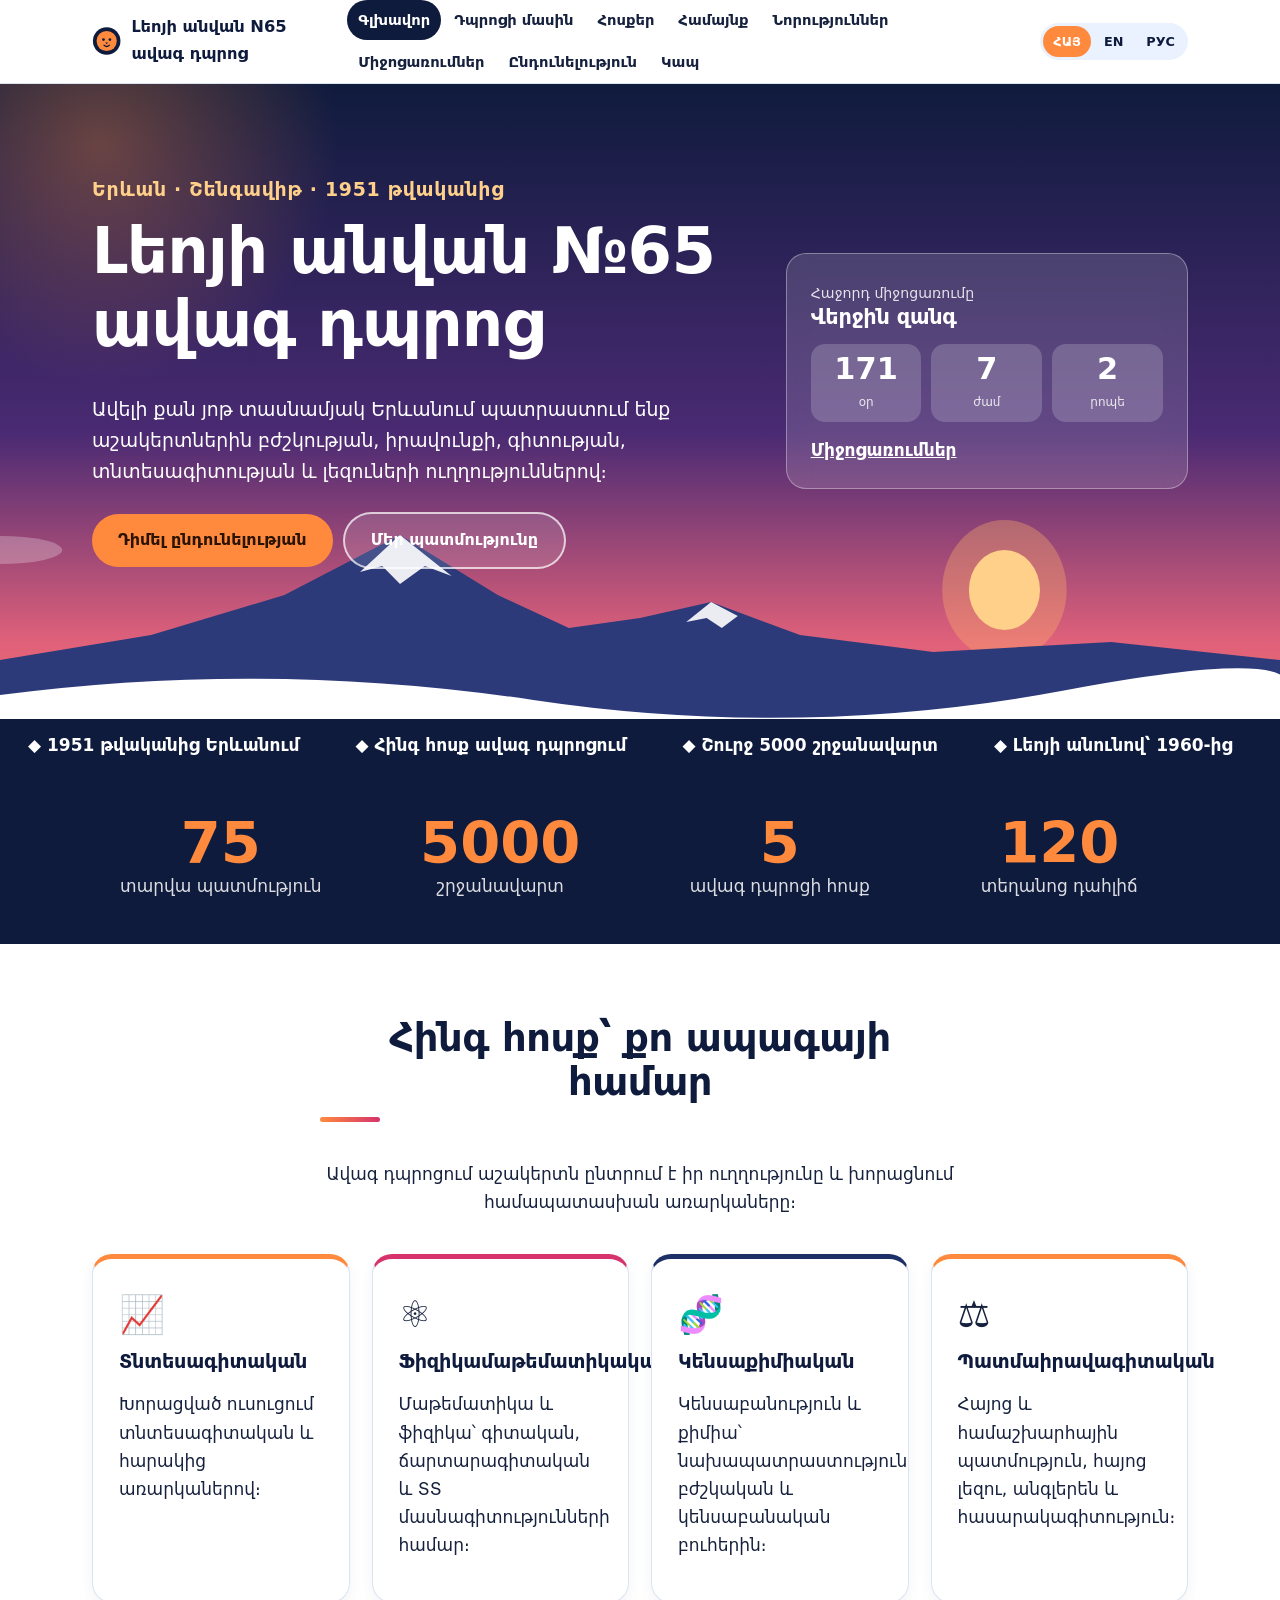
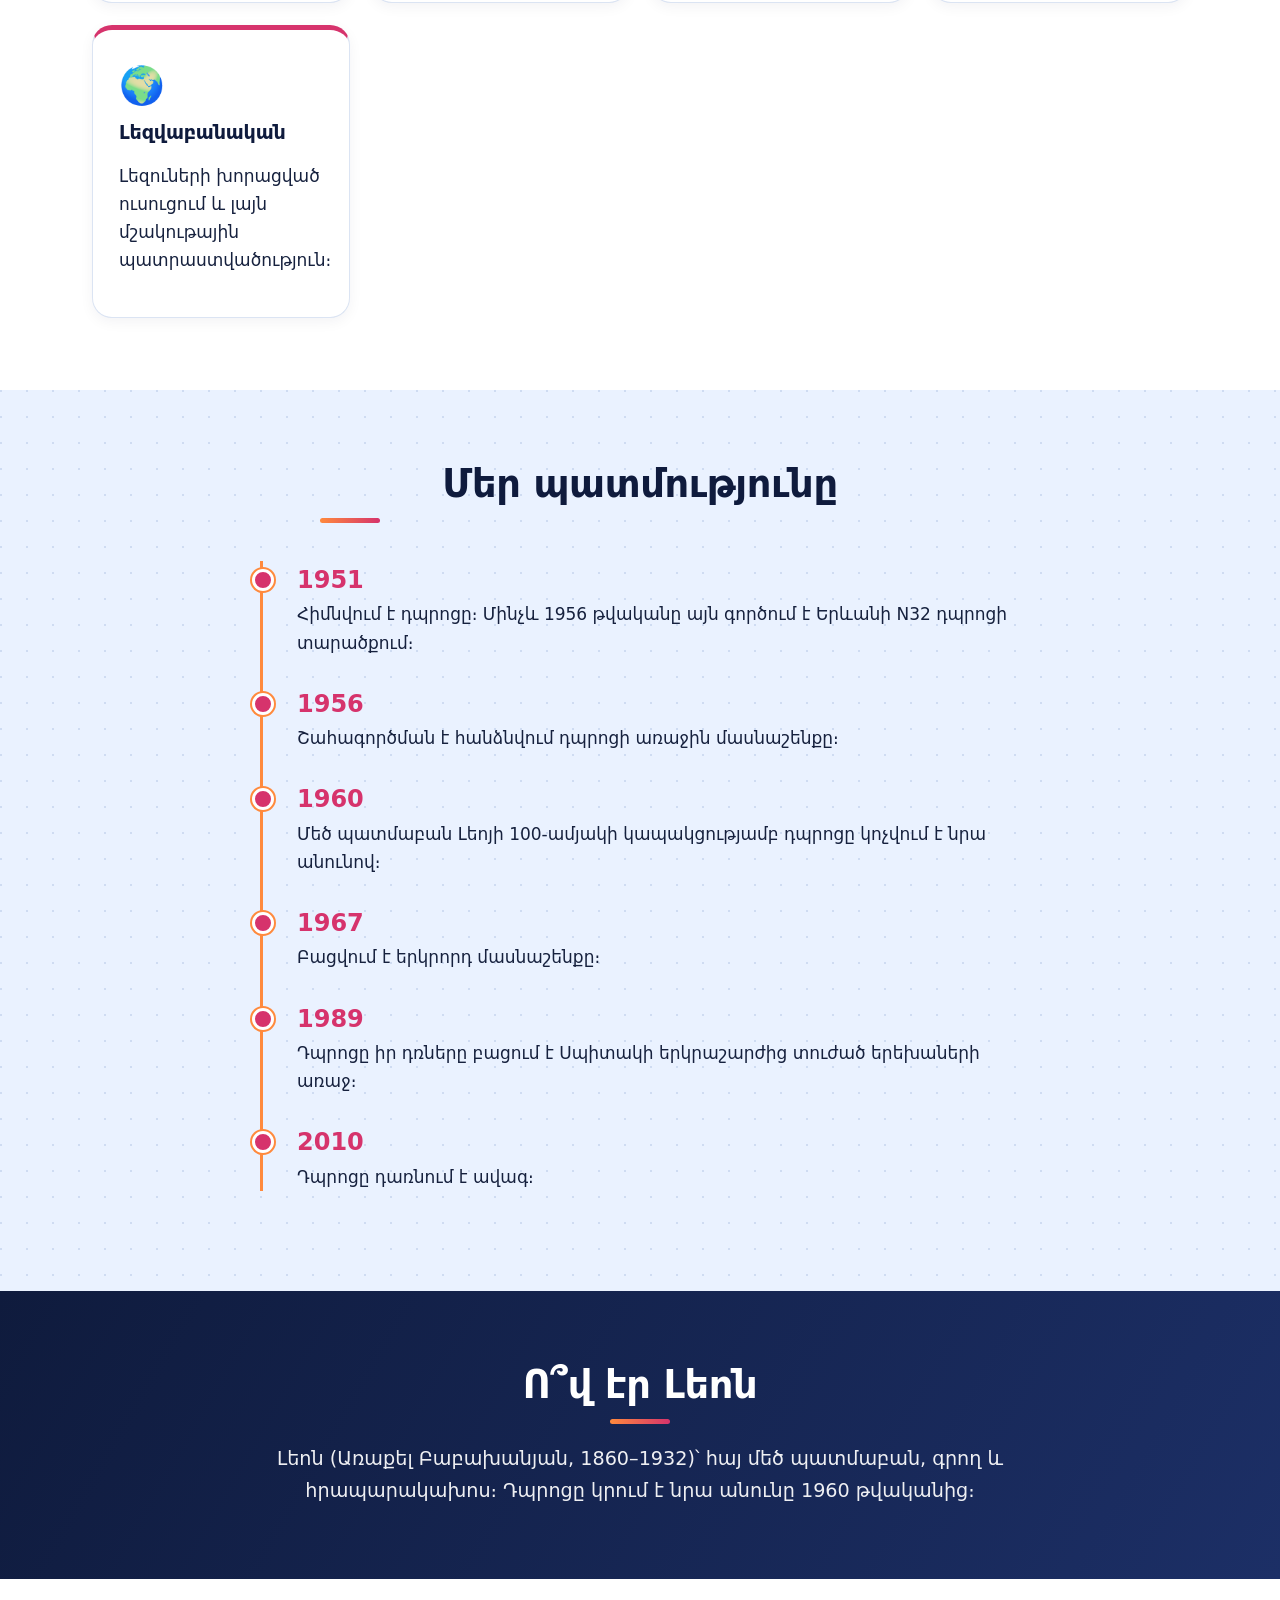
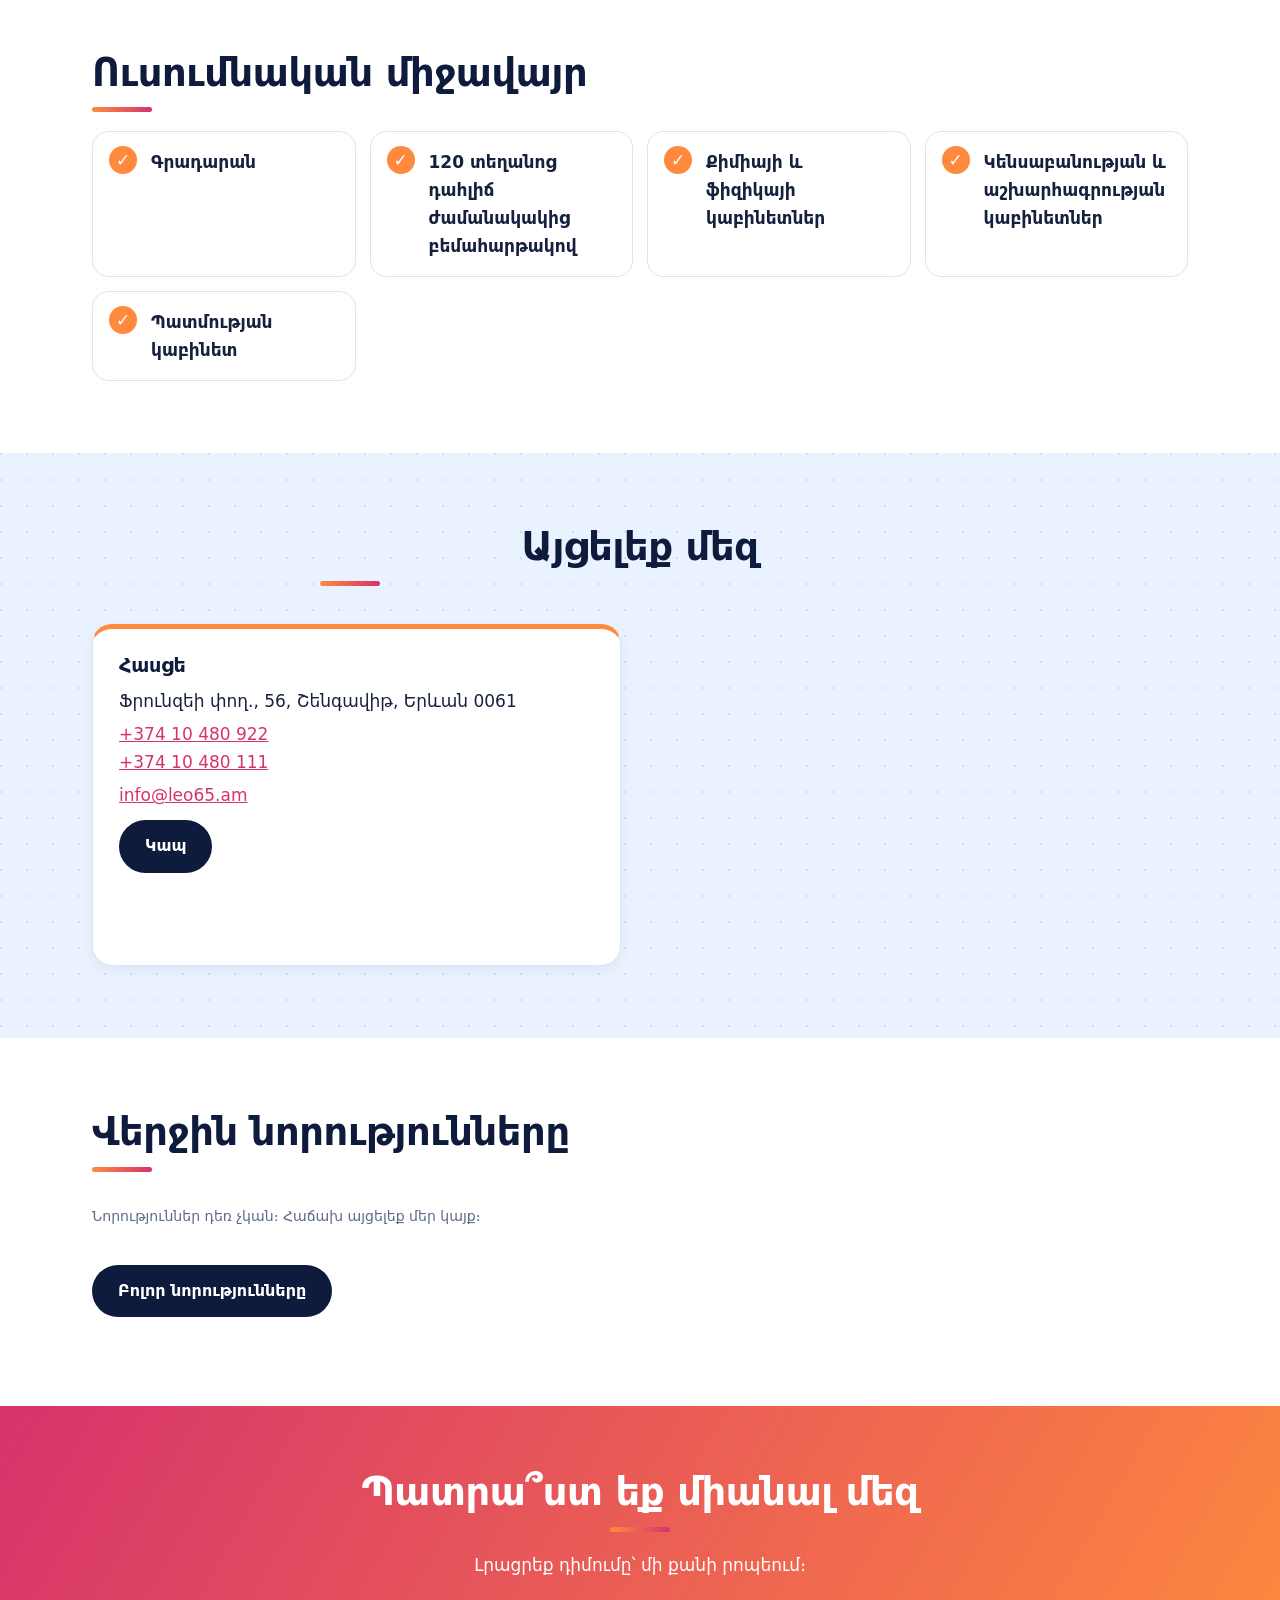
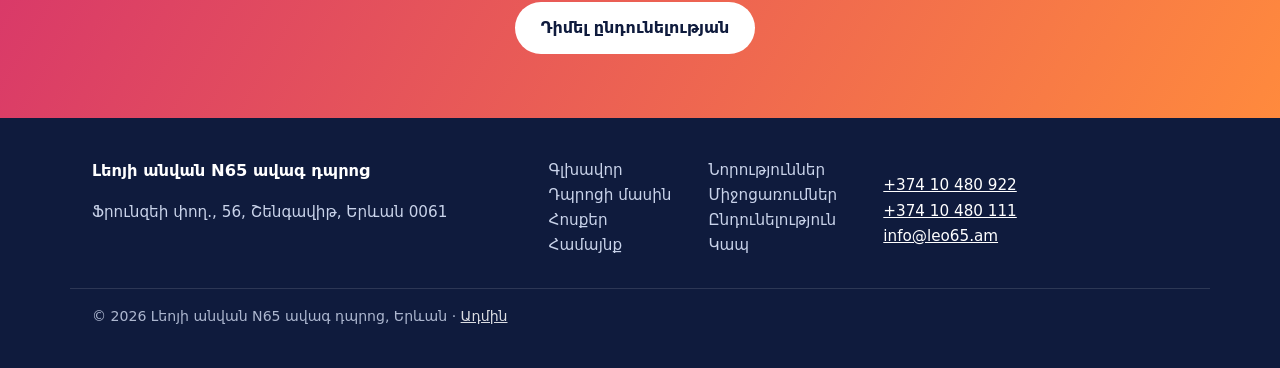
<file: index.html>
<!DOCTYPE html>
<html lang="hy"><head><meta charset="utf-8"><meta name="viewport" content="width=device-width,initial-scale=1">
<title>Leo High School No. 65</title><meta name="description" content="Leo High School No. 65 (Երևանի Լեոյի անվան N65 ավագ դպրոց), Yerevan, Shengavit. Founded 1951. Five high-school streams. Armenian, English, Russian.">
<meta property="og:title" content="Leo High School No. 65, Yerevan"><meta property="og:description" content="Leo High School No. 65 (Երևանի Լեոյի անվան N65 ավագ դպրոց), Yerevan, Shengavit. Founded 1951. Five high-school streams. Armenian, English, Russian."><meta property="og:type" content="website">
<link rel="icon" href="assets/favicon.svg" type="image/svg+xml"><link rel="stylesheet" href="css/style.css"><script type="application/ld+json">{"@context": "https://schema.org", "@type": "School", "name": "Երևանի Լեոյի անվան N65 ավագ դպրոց", "alternateName": "Leo High School No. 65", "foundingDate": "1951", "telephone": "+374-10-480922", "email": "info@leo65.am", "address": {"@type": "PostalAddress", "streetAddress": "Frunze St. 56", "addressLocality": "Yerevan", "postalCode": "0061", "addressCountry": "AM"}}</script></head>
<body data-t="n.home"><a href="#main" style="position:absolute;left:-999px">Skip to content</a>
<header><div class="wrap bar"><a class="brand" href="index.html"><svg viewBox="0 0 64 64" aria-hidden="true"><circle cx="32" cy="32" r="30" fill="#0f1b3d"/><circle cx="32" cy="32" r="22" fill="#ff8a3d"/><circle cx="25" cy="29" r="3" fill="#0f1b3d"/><circle cx="39" cy="29" r="3" fill="#0f1b3d"/><path d="M26 41q6 6 12 0" stroke="#0f1b3d" stroke-width="3" fill="none" stroke-linecap="round"/><path d="M29 35h6l-3 4z" fill="#0f1b3d"/></svg><span data-i="brand"></span></a>
<button id="burger" aria-label="Menu" aria-expanded="false">☰</button><nav aria-label="Main"><ul><li><a href="index.html" class="on" aria-current="page" data-i="n.home"></a></li><li><a href="about.html" data-i="n.about"></a></li><li><a href="education.html" data-i="n.edu"></a></li><li><a href="community.html" data-i="n.com"></a></li><li><a href="news.html" data-i="n.news"></a></li><li><a href="events.html" data-i="n.events"></a></li><li><a href="admissions.html" data-i="n.adm"></a></li><li><a href="contact.html" data-i="n.contact"></a></li></ul></nav>
<div class="lang"><button data-l="hy">ՀԱՅ</button><button data-l="en">EN</button><button data-l="ru">РУС</button></div></div></header><main id="main"><div class="hero"><div class="wrap hg"><div><p style="font-weight:700;letter-spacing:.04em;color:#ffd08a;margin:0 0 10px" data-i="h.k"></p><h1 data-i="h.t"></h1><p data-i="h.p"></p><div class="btns"><a class="btn" href="admissions.html" data-i="h.c1"></a><a class="btn ghost" href="about.html" data-i="h.c2"></a></div></div>
<aside class="glass" id="cd" hidden><small data-i="nxt"></small><h3 id="cdt"></h3><div class="cdn"><div><b id="cdd">0</b><span data-i="u.d"></span></div><div><b id="cdh">0</b><span data-i="u.h"></span></div><div><b id="cdm">0</b><span data-i="u.m"></span></div></div><a href="events.html" data-i="n.events"></a></aside></div><svg class="mt" viewBox="0 0 1440 210" preserveAspectRatio="none" aria-hidden="true"><g class="sun"><circle cx="1130" cy="80" r="70" fill="#ffb36b" opacity=".35"/><circle cx="1130" cy="80" r="40" fill="#ffd08a"/></g><ellipse class="cloud" cx="0" cy="40" rx="70" ry="14" fill="#fff" opacity=".25"/><path d="M0 210V150L170 125 320 85 450 25 560 85 640 118 720 108 800 92 900 125 1050 142 1250 132 1440 150V210Z" fill="#2c3a7a"/><path d="M450 25L405 62 430 56 450 74 478 56 508 66Z M800 92L772 112 795 108 812 118 830 106Z" fill="#fff" opacity=".9"/><path d="M0 210V185Q300 150 600 190T1200 180T1440 195V210Z" fill="#fff"/></svg></div>
<div class="tick" aria-hidden="true"><div class="track" id="ticker"></div></div>
<div class="stats"><div class="wrap grid"><div class="stat"><b class="num" data-n="yrs">0</b><span data-i="st1"></span></div><div class="stat"><b class="num" data-n="5000">0</b><span data-i="st2"></span></div><div class="stat"><b class="num" data-n="5">0</b><span data-i="st3"></span></div><div class="stat"><b class="num" data-n="120">0</b><span data-i="st4"></span></div></div></div><section class=""><div class="wrap"><h2 class="sh" data-i="str.t"></h2><p class="sh" data-i="str.p"></p><div class="grid"><div class="card sc rv"><i>📈</i><h3 data-i="s1"></h3><p data-i="s1p"></p></div><div class="card sc rv"><i>⚛️</i><h3 data-i="s2"></h3><p data-i="s2p"></p></div><div class="card sc rv"><i>🧬</i><h3 data-i="s3"></h3><p data-i="s3p"></p></div><div class="card sc rv"><i>⚖️</i><h3 data-i="s4"></h3><p data-i="s4p"></p></div><div class="card sc rv"><i>🌍</i><h3 data-i="s5"></h3><p data-i="s5p"></p></div></div></div></section><section class="alt"><div class="wrap"><h2 class="sh" data-i="tl.t"></h2><div class="tl"><div class="rv"><b>1951</b><span data-i="y1"></span></div><div class="rv"><b>1956</b><span data-i="y2"></span></div><div class="rv"><b>1960</b><span data-i="y3"></span></div><div class="rv"><b>1967</b><span data-i="y4"></span></div><div class="rv"><b>1989</b><span data-i="y5"></span></div><div class="rv"><b>2010</b><span data-i="y6"></span></div></div></div></section><section class="leo"><div class="wrap"><h2 data-i="leo.t"></h2><p data-i="leo.p"></p></div></section><section class=""><div class="wrap"><h2 data-i="fac.t"></h2><ul class="fac"><li data-i="fc1"></li><li data-i="fc2"></li><li data-i="fc3"></li><li data-i="fc4"></li><li data-i="fc5"></li></ul></div></section><section class="alt"><div class="wrap"><h2 class="sh" data-i="vis.t"></h2><div class="two"><div class="card cinfo"><h3 data-i="c.a"></h3><p data-i="c.ad"></p><p><a href="tel:+37410480922">+374 10 480 922</a><br><a href="tel:+37410480111">+374 10 480 111</a></p><p><a href="mailto:info@leo65.am">info@leo65.am</a></p><p><a class="btn" style="background:var(--navy);color:#fff" href="contact.html" data-i="n.contact"></a></p></div><div class="map"><iframe title="Map" loading="lazy" src="https://maps.google.com/maps?q=Frunze+56+Yerevan&output=embed"></iframe></div></div></div></section><section class=""><div class="wrap"><h2 data-i="latest"></h2><div class="grid" id="latest"></div><p><a class="btn" style="background:var(--navy);color:#fff" href="news.html" data-i="all"></a></p></div></section><div class="cta"><div class="wrap"><h2 data-i="cta.t"></h2><p data-i="cta.p"></p><a class="btn" href="admissions.html" data-i="h.c1"></a></div></div></main><footer><div class="wrap fg"><div><a class="brand" style="color:#fff" href="index.html"><span data-i="brand"></span></a><p data-i="c.ad"></p></div><div><ul class="fl"><li><a href="index.html" data-i="n.home"></a></li><li><a href="about.html" data-i="n.about"></a></li><li><a href="education.html" data-i="n.edu"></a></li><li><a href="community.html" data-i="n.com"></a></li><li><a href="news.html" data-i="n.news"></a></li><li><a href="events.html" data-i="n.events"></a></li><li><a href="admissions.html" data-i="n.adm"></a></li><li><a href="contact.html" data-i="n.contact"></a></li></ul></div><div><p><a href="tel:+37410480922">+374 10 480 922</a><br><a href="tel:+37410480111">+374 10 480 111</a><br><a href="mailto:info@leo65.am">info@leo65.am</a></p></div></div><div class="wrap fb"><span data-i="ft"></span> · <a href="admin.html" data-i="adm"></a></div></footer><script src="js/app.js"></script></body></html>
</file>
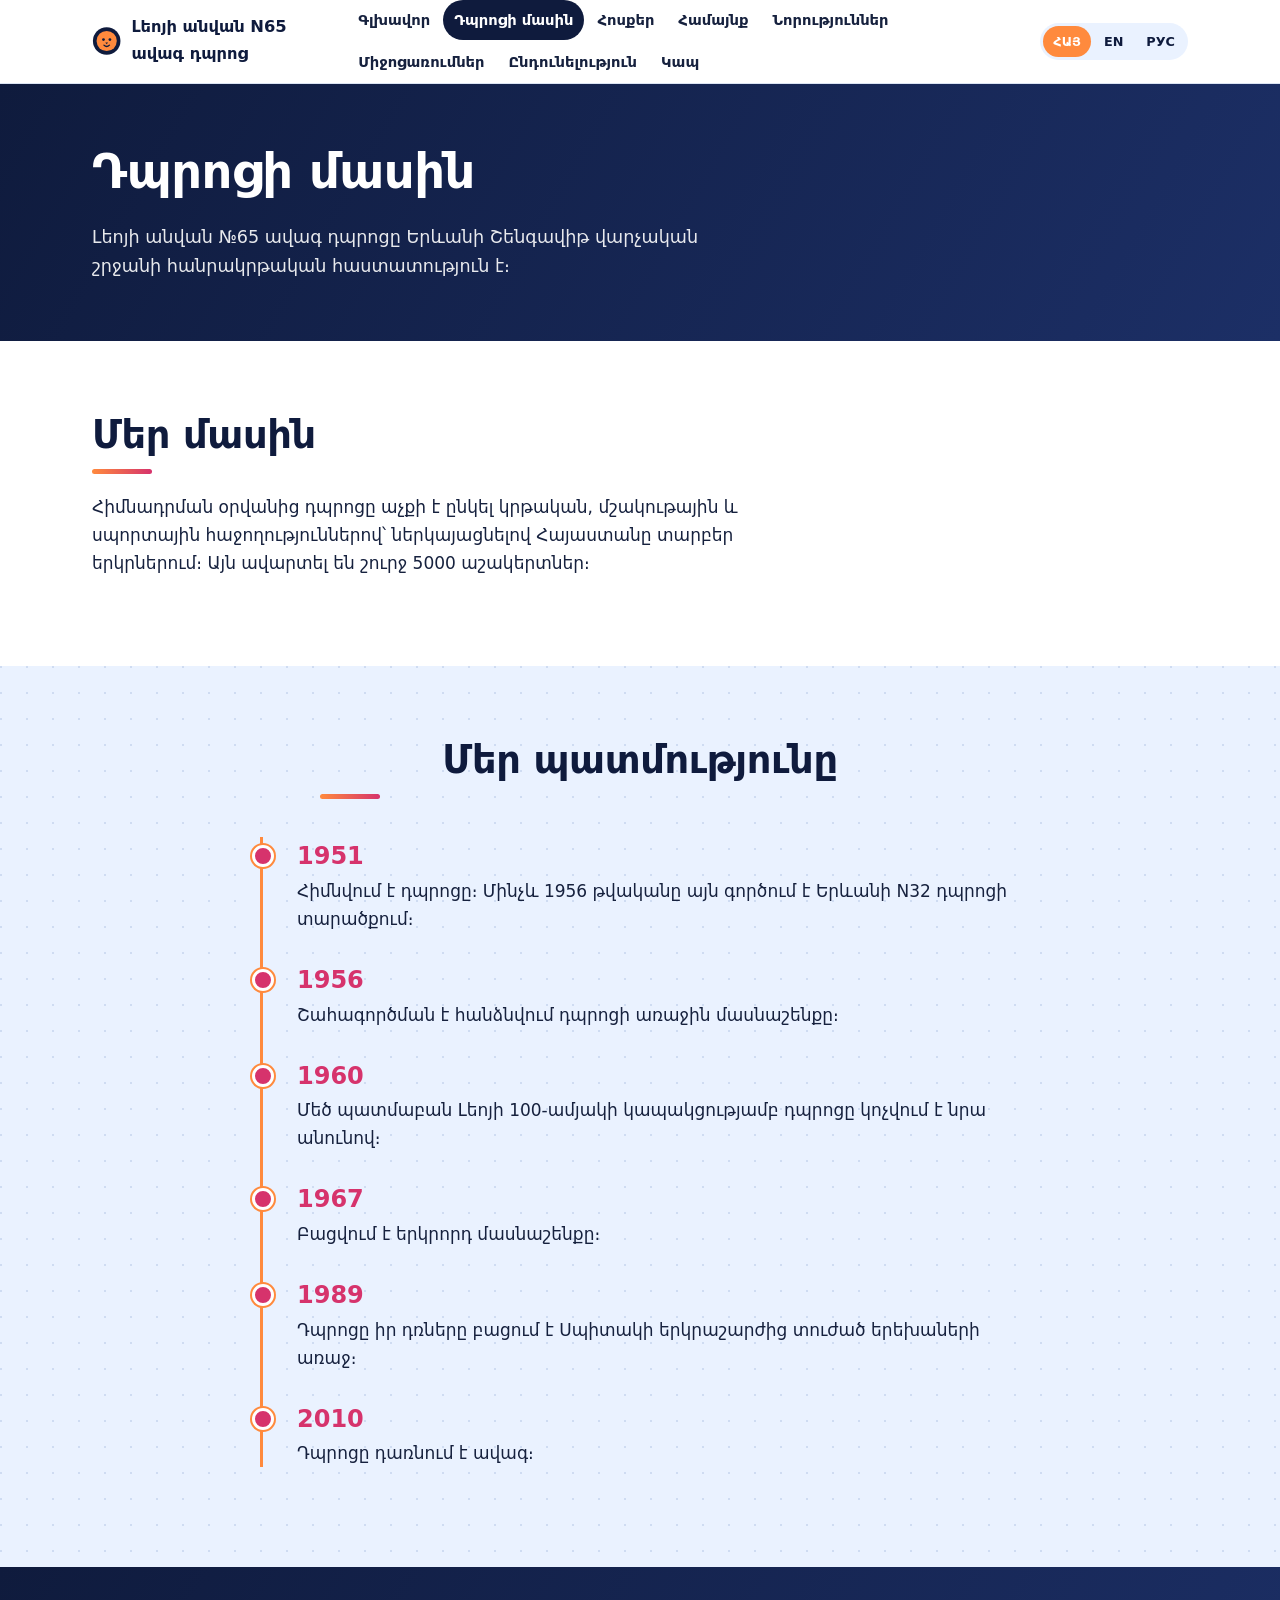
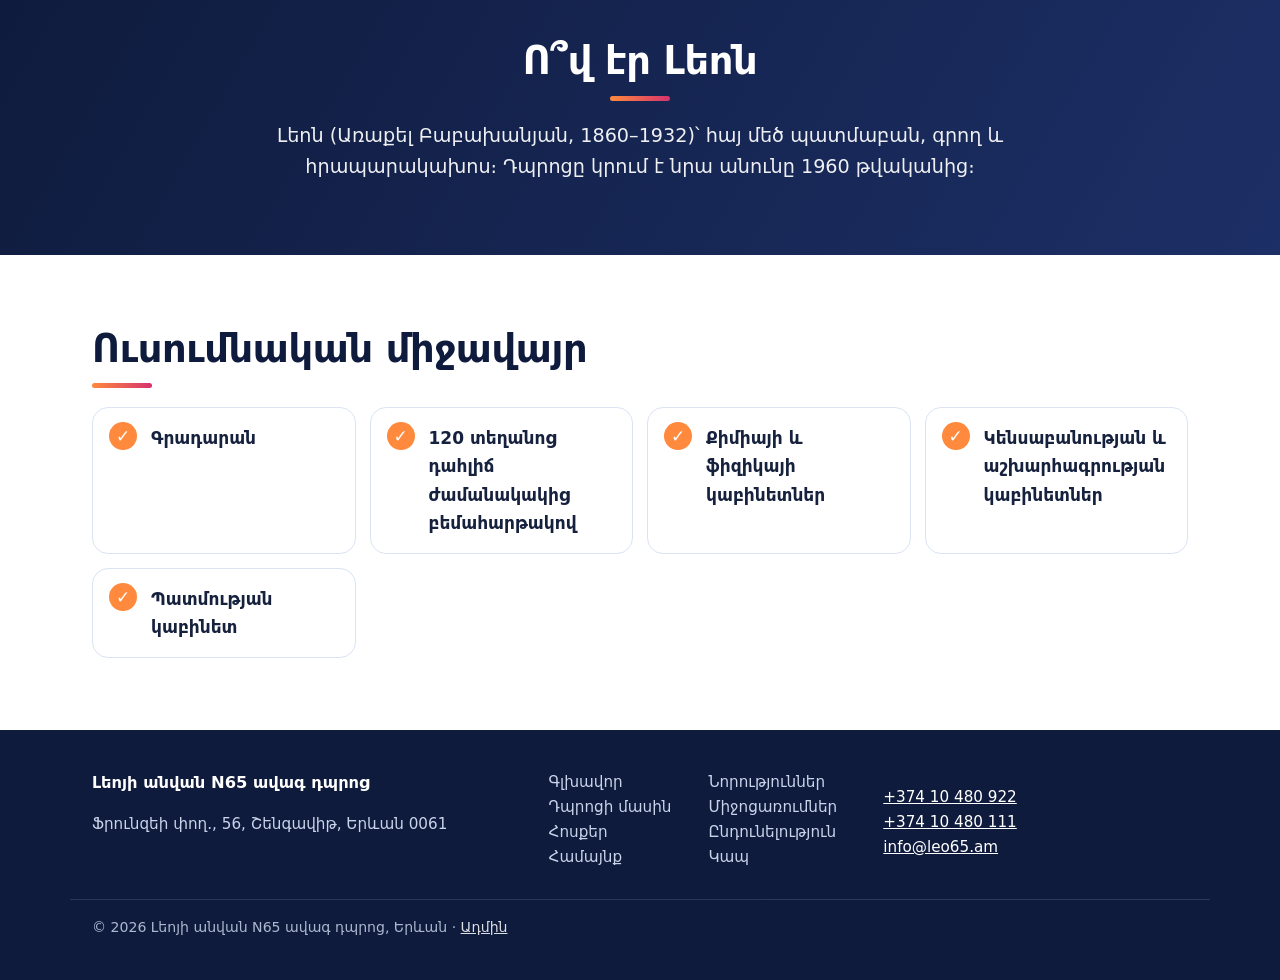
<file: about.html>
<!DOCTYPE html>
<html lang="hy"><head><meta charset="utf-8"><meta name="viewport" content="width=device-width,initial-scale=1">
<title>Leo High School No. 65</title><meta name="description" content="History of Leo High School No. 65 in Yerevan: founded 1951, named after historian Leo in 1960.">
<meta property="og:title" content="Leo High School No. 65, Yerevan"><meta property="og:description" content="History of Leo High School No. 65 in Yerevan: founded 1951, named after historian Leo in 1960."><meta property="og:type" content="website">
<link rel="icon" href="assets/favicon.svg" type="image/svg+xml"><link rel="stylesheet" href="css/style.css"></head>
<body data-t="a.t"><a href="#main" style="position:absolute;left:-999px">Skip to content</a>
<header><div class="wrap bar"><a class="brand" href="index.html"><svg viewBox="0 0 64 64" aria-hidden="true"><circle cx="32" cy="32" r="30" fill="#0f1b3d"/><circle cx="32" cy="32" r="22" fill="#ff8a3d"/><circle cx="25" cy="29" r="3" fill="#0f1b3d"/><circle cx="39" cy="29" r="3" fill="#0f1b3d"/><path d="M26 41q6 6 12 0" stroke="#0f1b3d" stroke-width="3" fill="none" stroke-linecap="round"/><path d="M29 35h6l-3 4z" fill="#0f1b3d"/></svg><span data-i="brand"></span></a>
<button id="burger" aria-label="Menu" aria-expanded="false">☰</button><nav aria-label="Main"><ul><li><a href="index.html" data-i="n.home"></a></li><li><a href="about.html" class="on" aria-current="page" data-i="n.about"></a></li><li><a href="education.html" data-i="n.edu"></a></li><li><a href="community.html" data-i="n.com"></a></li><li><a href="news.html" data-i="n.news"></a></li><li><a href="events.html" data-i="n.events"></a></li><li><a href="admissions.html" data-i="n.adm"></a></li><li><a href="contact.html" data-i="n.contact"></a></li></ul></nav>
<div class="lang"><button data-l="hy">ՀԱՅ</button><button data-l="en">EN</button><button data-l="ru">РУС</button></div></div></header><main id="main"><div class="page-h"><div class="wrap"><h1 data-i="a.t"></h1><p data-i="a.p"></p></div></div><section class=""><div class="wrap"><h2 data-i="a.m"></h2><p data-i="a.mp" style="max-width:68ch"></p></div></section><section class="alt"><div class="wrap"><h2 class="sh" data-i="tl.t"></h2><div class="tl"><div class="rv"><b>1951</b><span data-i="y1"></span></div><div class="rv"><b>1956</b><span data-i="y2"></span></div><div class="rv"><b>1960</b><span data-i="y3"></span></div><div class="rv"><b>1967</b><span data-i="y4"></span></div><div class="rv"><b>1989</b><span data-i="y5"></span></div><div class="rv"><b>2010</b><span data-i="y6"></span></div></div></div></section><section class="leo"><div class="wrap"><h2 data-i="leo.t"></h2><p data-i="leo.p"></p></div></section><section class=""><div class="wrap"><h2 data-i="fac.t"></h2><ul class="fac"><li data-i="fc1"></li><li data-i="fc2"></li><li data-i="fc3"></li><li data-i="fc4"></li><li data-i="fc5"></li></ul></div></section></main><footer><div class="wrap fg"><div><a class="brand" style="color:#fff" href="index.html"><span data-i="brand"></span></a><p data-i="c.ad"></p></div><div><ul class="fl"><li><a href="index.html" data-i="n.home"></a></li><li><a href="about.html" data-i="n.about"></a></li><li><a href="education.html" data-i="n.edu"></a></li><li><a href="community.html" data-i="n.com"></a></li><li><a href="news.html" data-i="n.news"></a></li><li><a href="events.html" data-i="n.events"></a></li><li><a href="admissions.html" data-i="n.adm"></a></li><li><a href="contact.html" data-i="n.contact"></a></li></ul></div><div><p><a href="tel:+37410480922">+374 10 480 922</a><br><a href="tel:+37410480111">+374 10 480 111</a><br><a href="mailto:info@leo65.am">info@leo65.am</a></p></div></div><div class="wrap fb"><span data-i="ft"></span> · <a href="admin.html" data-i="adm"></a></div></footer><script src="js/app.js"></script></body></html>
</file>
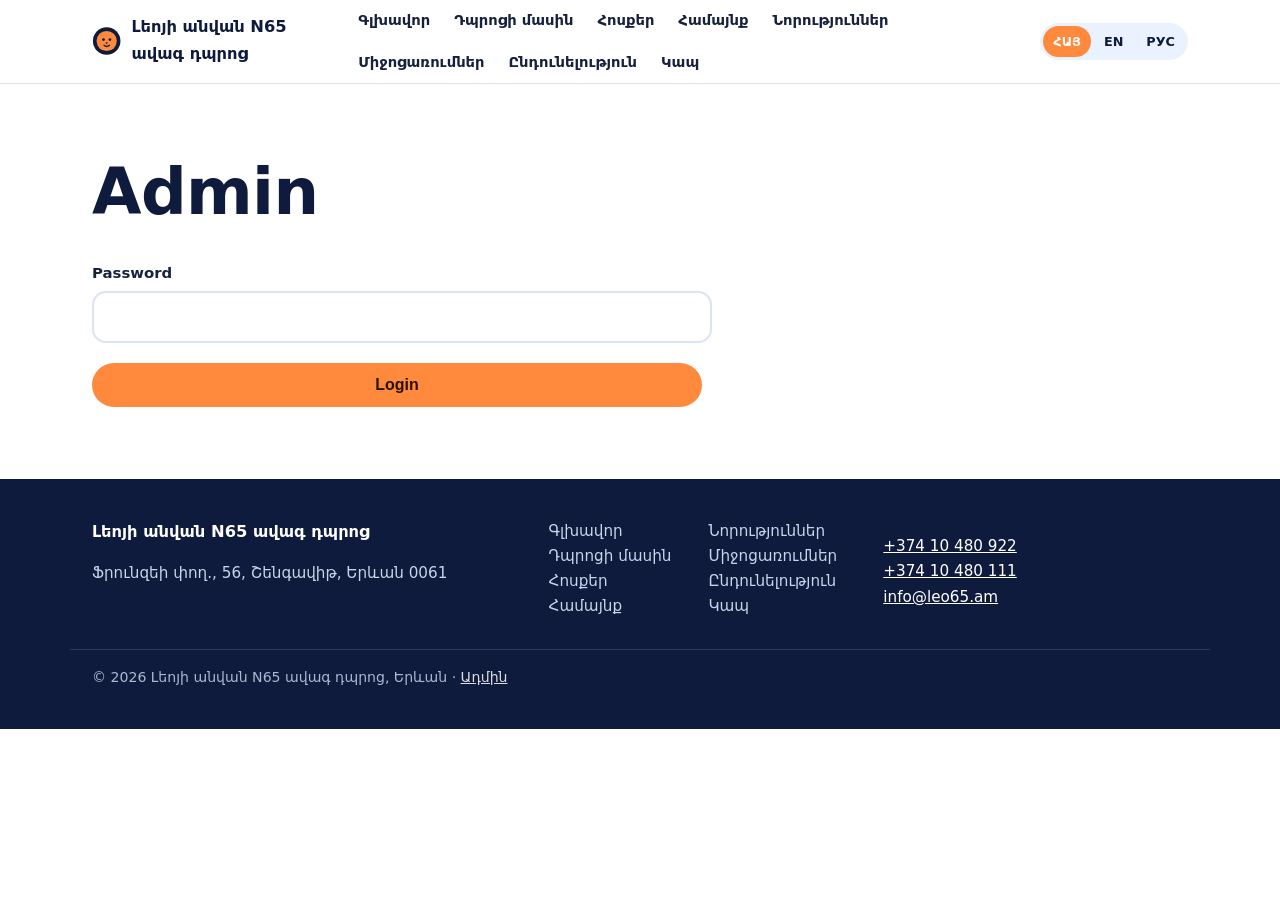
<file: admin.html>
<!DOCTYPE html>
<html lang="hy"><head><meta charset="utf-8"><meta name="viewport" content="width=device-width,initial-scale=1">
<title>Leo High School No. 65</title><meta name="description" content="Admin"><meta name="robots" content="noindex">
<meta property="og:title" content="Leo High School No. 65, Yerevan"><meta property="og:description" content="Admin"><meta property="og:type" content="website">
<link rel="icon" href="assets/favicon.svg" type="image/svg+xml"><link rel="stylesheet" href="css/style.css"></head>
<body data-t="adm"><a href="#main" style="position:absolute;left:-999px">Skip to content</a>
<header><div class="wrap bar"><a class="brand" href="index.html"><svg viewBox="0 0 64 64" aria-hidden="true"><circle cx="32" cy="32" r="30" fill="#0f1b3d"/><circle cx="32" cy="32" r="22" fill="#ff8a3d"/><circle cx="25" cy="29" r="3" fill="#0f1b3d"/><circle cx="39" cy="29" r="3" fill="#0f1b3d"/><path d="M26 41q6 6 12 0" stroke="#0f1b3d" stroke-width="3" fill="none" stroke-linecap="round"/><path d="M29 35h6l-3 4z" fill="#0f1b3d"/></svg><span data-i="brand"></span></a>
<button id="burger" aria-label="Menu" aria-expanded="false">☰</button><nav aria-label="Main"><ul><li><a href="index.html" data-i="n.home"></a></li><li><a href="about.html" data-i="n.about"></a></li><li><a href="education.html" data-i="n.edu"></a></li><li><a href="community.html" data-i="n.com"></a></li><li><a href="news.html" data-i="n.news"></a></li><li><a href="events.html" data-i="n.events"></a></li><li><a href="admissions.html" data-i="n.adm"></a></li><li><a href="contact.html" data-i="n.contact"></a></li></ul></nav>
<div class="lang"><button data-l="hy">ՀԱՅ</button><button data-l="en">EN</button><button data-l="ru">РУС</button></div></div></header><main id="main"><section><div class="wrap"><h1>Admin</h1>
<form id="login"><label>Password<input id="pw" type="password" required autocomplete="current-password"></label><button class="btn" type="submit">Login</button><div class="msg" id="lm"></div></form>
<div id="panel" hidden><div class="tools"><button class="btn" id="out">Logout</button><button class="btn" id="x1">CSV: applications</button><button class="btn" id="x2">CSV: messages</button></div>
<h2>Applications</h2><div style="overflow:auto" id="t1"></div><h2>Messages</h2><div style="overflow:auto" id="t2"></div>
<h2>Add news / event</h2><form id="nf"><label>Type<select name="k"><option value="leo_news">News</option><option value="leo_events">Event</option></select></label><label>Date<input name="d" type="date" required></label><label>Title (hy)<input name="t0" required></label><label>Title (en)<input name="t1" required></label><label>Title (ru)<input name="t2" required></label><label>Text (hy)<textarea name="x0" required></textarea></label><label>Text (en)<textarea name="x1" required></textarea></label><label>Text (ru)<textarea name="x2" required></textarea></label><button class="btn">Publish</button></form><div id="nl"></div>
</div></div></section></main><footer><div class="wrap fg"><div><a class="brand" style="color:#fff" href="index.html"><span data-i="brand"></span></a><p data-i="c.ad"></p></div><div><ul class="fl"><li><a href="index.html" data-i="n.home"></a></li><li><a href="about.html" data-i="n.about"></a></li><li><a href="education.html" data-i="n.edu"></a></li><li><a href="community.html" data-i="n.com"></a></li><li><a href="news.html" data-i="n.news"></a></li><li><a href="events.html" data-i="n.events"></a></li><li><a href="admissions.html" data-i="n.adm"></a></li><li><a href="contact.html" data-i="n.contact"></a></li></ul></div><div><p><a href="tel:+37410480922">+374 10 480 922</a><br><a href="tel:+37410480111">+374 10 480 111</a><br><a href="mailto:info@leo65.am">info@leo65.am</a></p></div></div><div class="wrap fb"><span data-i="ft"></span> · <a href="admin.html" data-i="adm"></a></div></footer><script src="js/app.js"></script><script src="js/admin.js"></script></body></html>
</file>
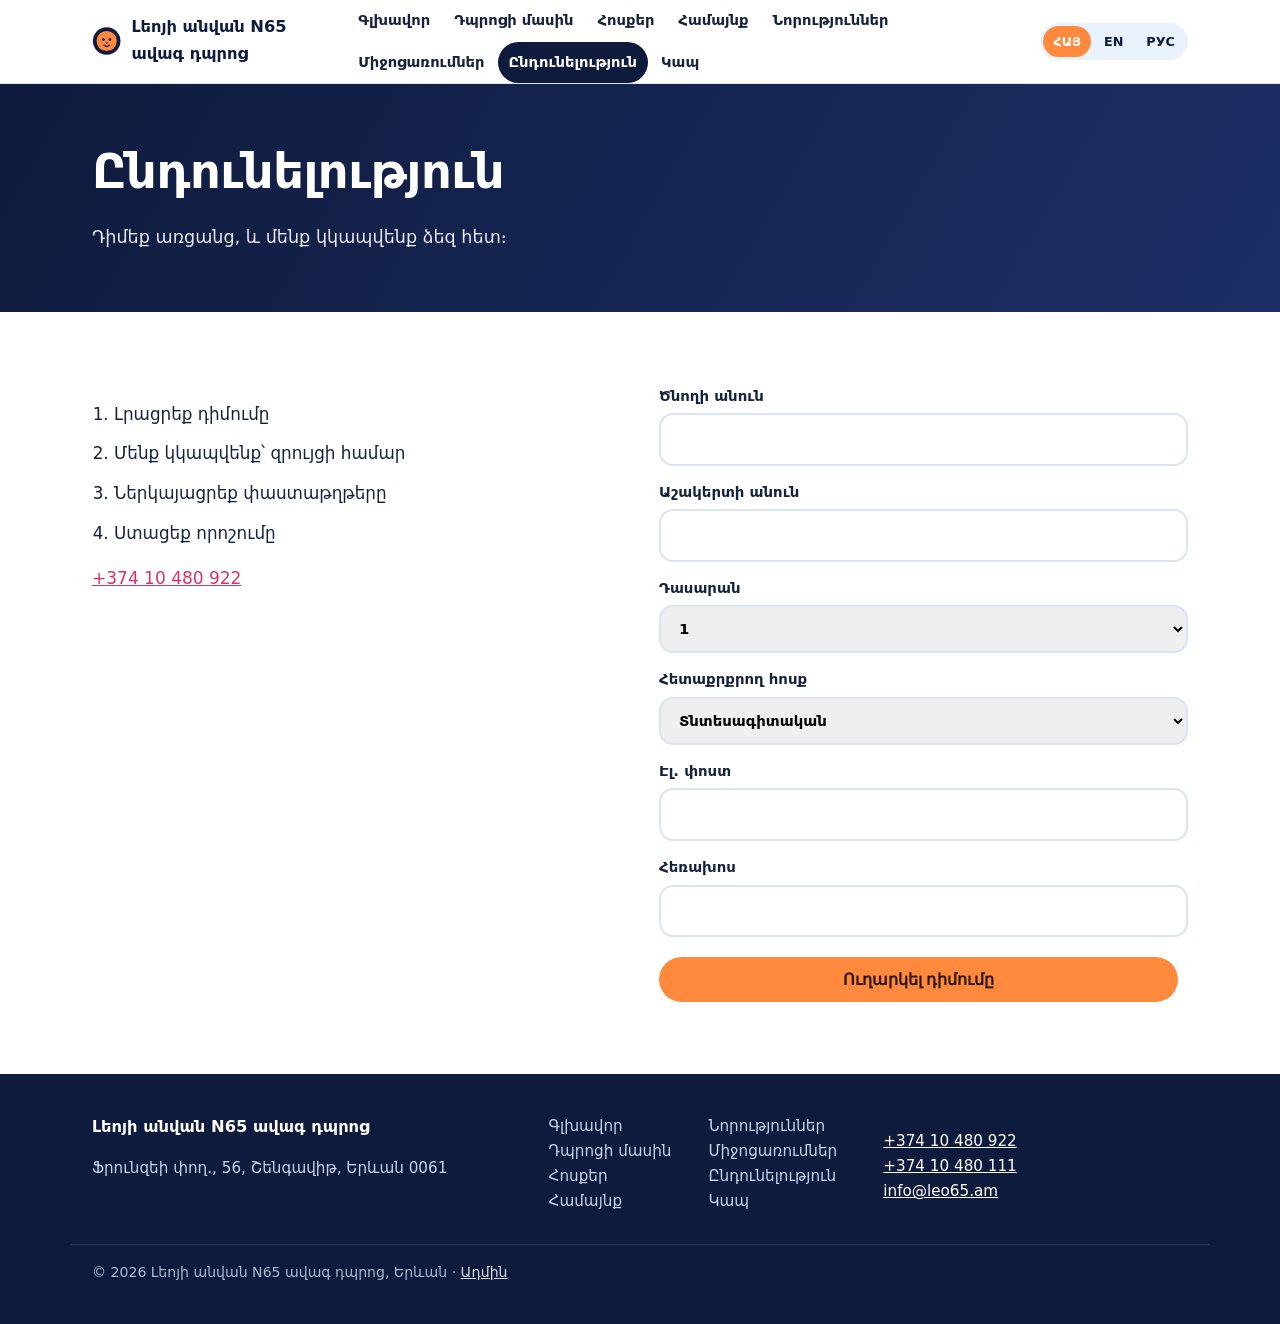
<file: admissions.html>
<!DOCTYPE html>
<html lang="hy"><head><meta charset="utf-8"><meta name="viewport" content="width=device-width,initial-scale=1">
<title>Leo High School No. 65</title><meta name="description" content="Apply online to Leo High School No. 65, Frunze 56, Yerevan.">
<meta property="og:title" content="Leo High School No. 65, Yerevan"><meta property="og:description" content="Apply online to Leo High School No. 65, Frunze 56, Yerevan."><meta property="og:type" content="website">
<link rel="icon" href="assets/favicon.svg" type="image/svg+xml"><link rel="stylesheet" href="css/style.css"></head>
<body data-t="ad.t"><a href="#main" style="position:absolute;left:-999px">Skip to content</a>
<header><div class="wrap bar"><a class="brand" href="index.html"><svg viewBox="0 0 64 64" aria-hidden="true"><circle cx="32" cy="32" r="30" fill="#0f1b3d"/><circle cx="32" cy="32" r="22" fill="#ff8a3d"/><circle cx="25" cy="29" r="3" fill="#0f1b3d"/><circle cx="39" cy="29" r="3" fill="#0f1b3d"/><path d="M26 41q6 6 12 0" stroke="#0f1b3d" stroke-width="3" fill="none" stroke-linecap="round"/><path d="M29 35h6l-3 4z" fill="#0f1b3d"/></svg><span data-i="brand"></span></a>
<button id="burger" aria-label="Menu" aria-expanded="false">☰</button><nav aria-label="Main"><ul><li><a href="index.html" data-i="n.home"></a></li><li><a href="about.html" data-i="n.about"></a></li><li><a href="education.html" data-i="n.edu"></a></li><li><a href="community.html" data-i="n.com"></a></li><li><a href="news.html" data-i="n.news"></a></li><li><a href="events.html" data-i="n.events"></a></li><li><a href="admissions.html" class="on" aria-current="page" data-i="n.adm"></a></li><li><a href="contact.html" data-i="n.contact"></a></li></ul></nav>
<div class="lang"><button data-l="hy">ՀԱՅ</button><button data-l="en">EN</button><button data-l="ru">РУС</button></div></div></header><main id="main"><div class="page-h"><div class="wrap"><h1 data-i="ad.t"></h1><p data-i="ad.p"></p></div></div><section class=""><div class="wrap"><div class="two"><div><ol class="steps"><li data-i="as1"></li><li data-i="as2"></li><li data-i="as3"></li><li data-i="as4"></li></ol><p><a href="tel:+37410480922">+374 10 480 922</a></p></div><form data-store="leo_apps" novalidate><label><span data-i="f.pn"></span><input name="parent" type="text"  required></label><label><span data-i="f.sn"></span><input name="student" type="text"  required></label><label><span data-i="f.gr"></span><select name="grade" required><option>1</option><option>2</option><option>3</option><option>4</option><option>5</option><option>6</option><option>7</option><option>8</option><option>9</option><option>10</option><option>11</option><option>12</option></select></label><label><span data-i="f.st"></span><select name="stream" required><option data-i="s1"></option><option data-i="s2"></option><option data-i="s3"></option><option data-i="s4"></option><option data-i="s5"></option></select></label><label><span data-i="f.em"></span><input name="email" type="email"  required></label><label><span data-i="f.ph"></span><input name="phone" type="tel" pattern="[0-9+() \-]{6,}" required></label><button class="btn" type="submit" data-i="f.sa"></button><div class="msg" role="status"></div></form></div></div></section></main><footer><div class="wrap fg"><div><a class="brand" style="color:#fff" href="index.html"><span data-i="brand"></span></a><p data-i="c.ad"></p></div><div><ul class="fl"><li><a href="index.html" data-i="n.home"></a></li><li><a href="about.html" data-i="n.about"></a></li><li><a href="education.html" data-i="n.edu"></a></li><li><a href="community.html" data-i="n.com"></a></li><li><a href="news.html" data-i="n.news"></a></li><li><a href="events.html" data-i="n.events"></a></li><li><a href="admissions.html" data-i="n.adm"></a></li><li><a href="contact.html" data-i="n.contact"></a></li></ul></div><div><p><a href="tel:+37410480922">+374 10 480 922</a><br><a href="tel:+37410480111">+374 10 480 111</a><br><a href="mailto:info@leo65.am">info@leo65.am</a></p></div></div><div class="wrap fb"><span data-i="ft"></span> · <a href="admin.html" data-i="adm"></a></div></footer><script src="js/app.js"></script></body></html>
</file>
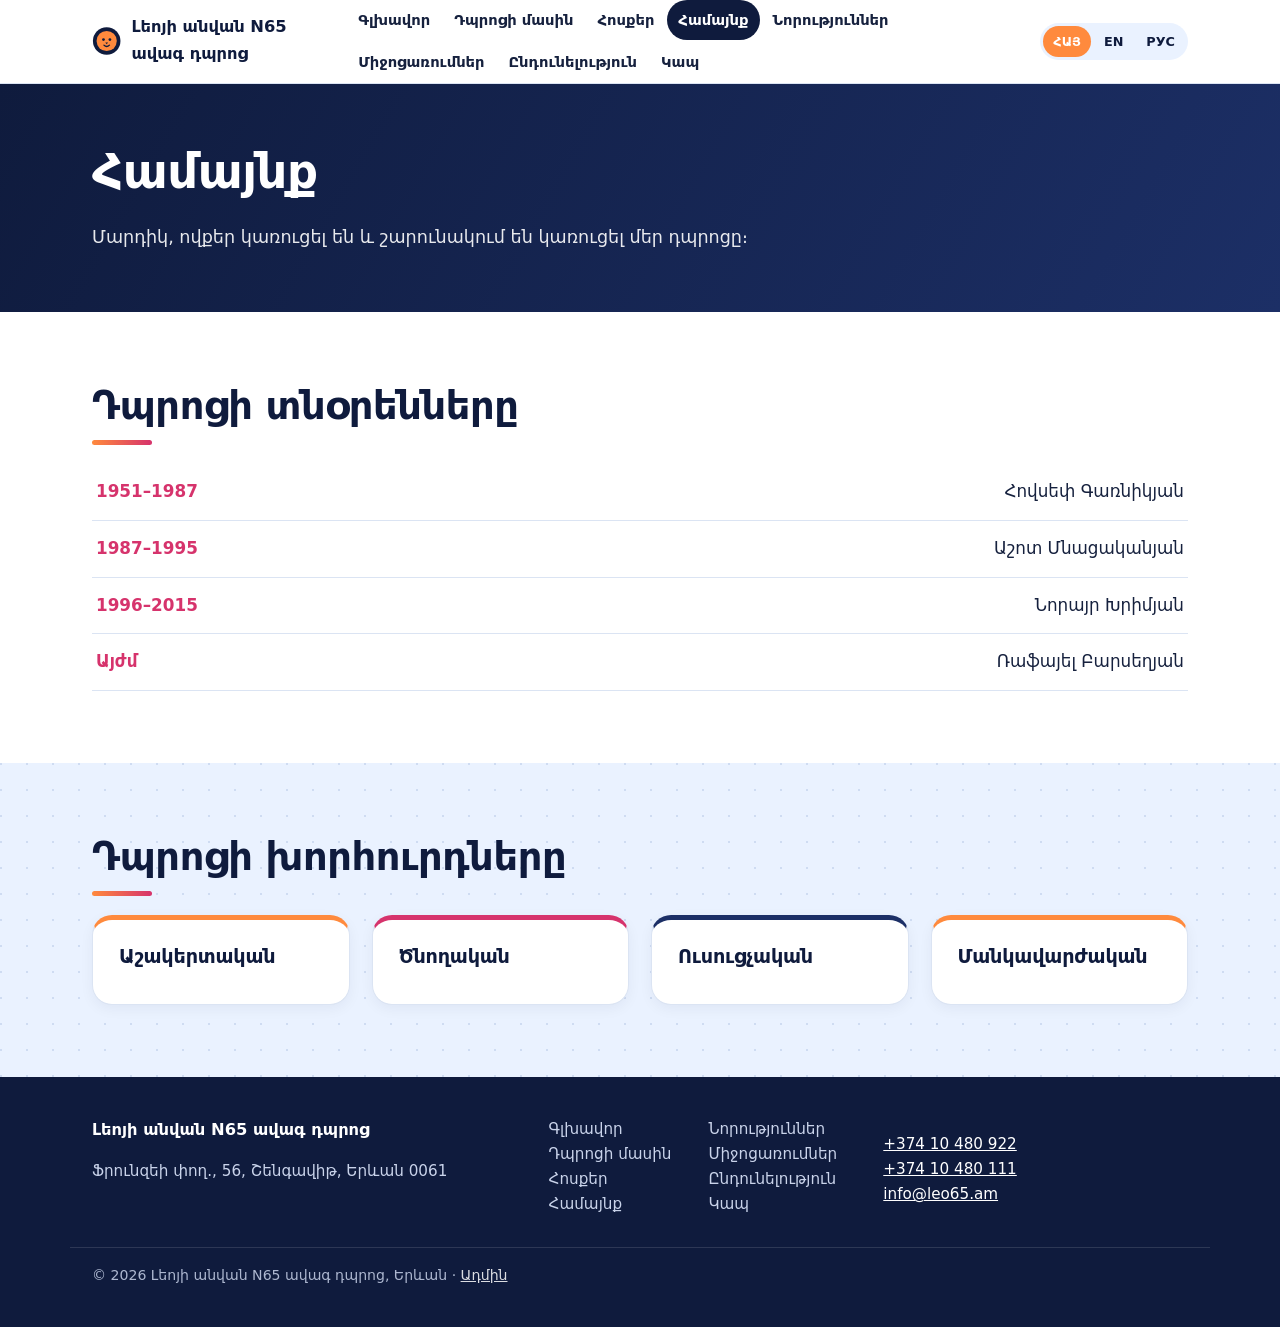
<file: community.html>
<!DOCTYPE html>
<html lang="hy"><head><meta charset="utf-8"><meta name="viewport" content="width=device-width,initial-scale=1">
<title>Leo High School No. 65</title><meta name="description" content="School directors and councils of Leo High School No. 65, Yerevan.">
<meta property="og:title" content="Leo High School No. 65, Yerevan"><meta property="og:description" content="School directors and councils of Leo High School No. 65, Yerevan."><meta property="og:type" content="website">
<link rel="icon" href="assets/favicon.svg" type="image/svg+xml"><link rel="stylesheet" href="css/style.css"></head>
<body data-t="co.t"><a href="#main" style="position:absolute;left:-999px">Skip to content</a>
<header><div class="wrap bar"><a class="brand" href="index.html"><svg viewBox="0 0 64 64" aria-hidden="true"><circle cx="32" cy="32" r="30" fill="#0f1b3d"/><circle cx="32" cy="32" r="22" fill="#ff8a3d"/><circle cx="25" cy="29" r="3" fill="#0f1b3d"/><circle cx="39" cy="29" r="3" fill="#0f1b3d"/><path d="M26 41q6 6 12 0" stroke="#0f1b3d" stroke-width="3" fill="none" stroke-linecap="round"/><path d="M29 35h6l-3 4z" fill="#0f1b3d"/></svg><span data-i="brand"></span></a>
<button id="burger" aria-label="Menu" aria-expanded="false">☰</button><nav aria-label="Main"><ul><li><a href="index.html" data-i="n.home"></a></li><li><a href="about.html" data-i="n.about"></a></li><li><a href="education.html" data-i="n.edu"></a></li><li><a href="community.html" class="on" aria-current="page" data-i="n.com"></a></li><li><a href="news.html" data-i="n.news"></a></li><li><a href="events.html" data-i="n.events"></a></li><li><a href="admissions.html" data-i="n.adm"></a></li><li><a href="contact.html" data-i="n.contact"></a></li></ul></nav>
<div class="lang"><button data-l="hy">ՀԱՅ</button><button data-l="en">EN</button><button data-l="ru">РУС</button></div></div></header><main id="main"><div class="page-h"><div class="wrap"><h1 data-i="co.t"></h1><p data-i="co.p"></p></div></div><section class=""><div class="wrap"><h2 data-i="dir.t"></h2><div class="dl" id="dirs"></div></div></section><section class="alt"><div class="wrap"><h2 data-i="cn.t"></h2><div class="grid"><div class="card rv"><h3 data-i="cn1"></h3></div><div class="card rv"><h3 data-i="cn2"></h3></div><div class="card rv"><h3 data-i="cn3"></h3></div><div class="card rv"><h3 data-i="cn4"></h3></div></div></div></section></main><footer><div class="wrap fg"><div><a class="brand" style="color:#fff" href="index.html"><span data-i="brand"></span></a><p data-i="c.ad"></p></div><div><ul class="fl"><li><a href="index.html" data-i="n.home"></a></li><li><a href="about.html" data-i="n.about"></a></li><li><a href="education.html" data-i="n.edu"></a></li><li><a href="community.html" data-i="n.com"></a></li><li><a href="news.html" data-i="n.news"></a></li><li><a href="events.html" data-i="n.events"></a></li><li><a href="admissions.html" data-i="n.adm"></a></li><li><a href="contact.html" data-i="n.contact"></a></li></ul></div><div><p><a href="tel:+37410480922">+374 10 480 922</a><br><a href="tel:+37410480111">+374 10 480 111</a><br><a href="mailto:info@leo65.am">info@leo65.am</a></p></div></div><div class="wrap fb"><span data-i="ft"></span> · <a href="admin.html" data-i="adm"></a></div></footer><script src="js/app.js"></script></body></html>
</file>
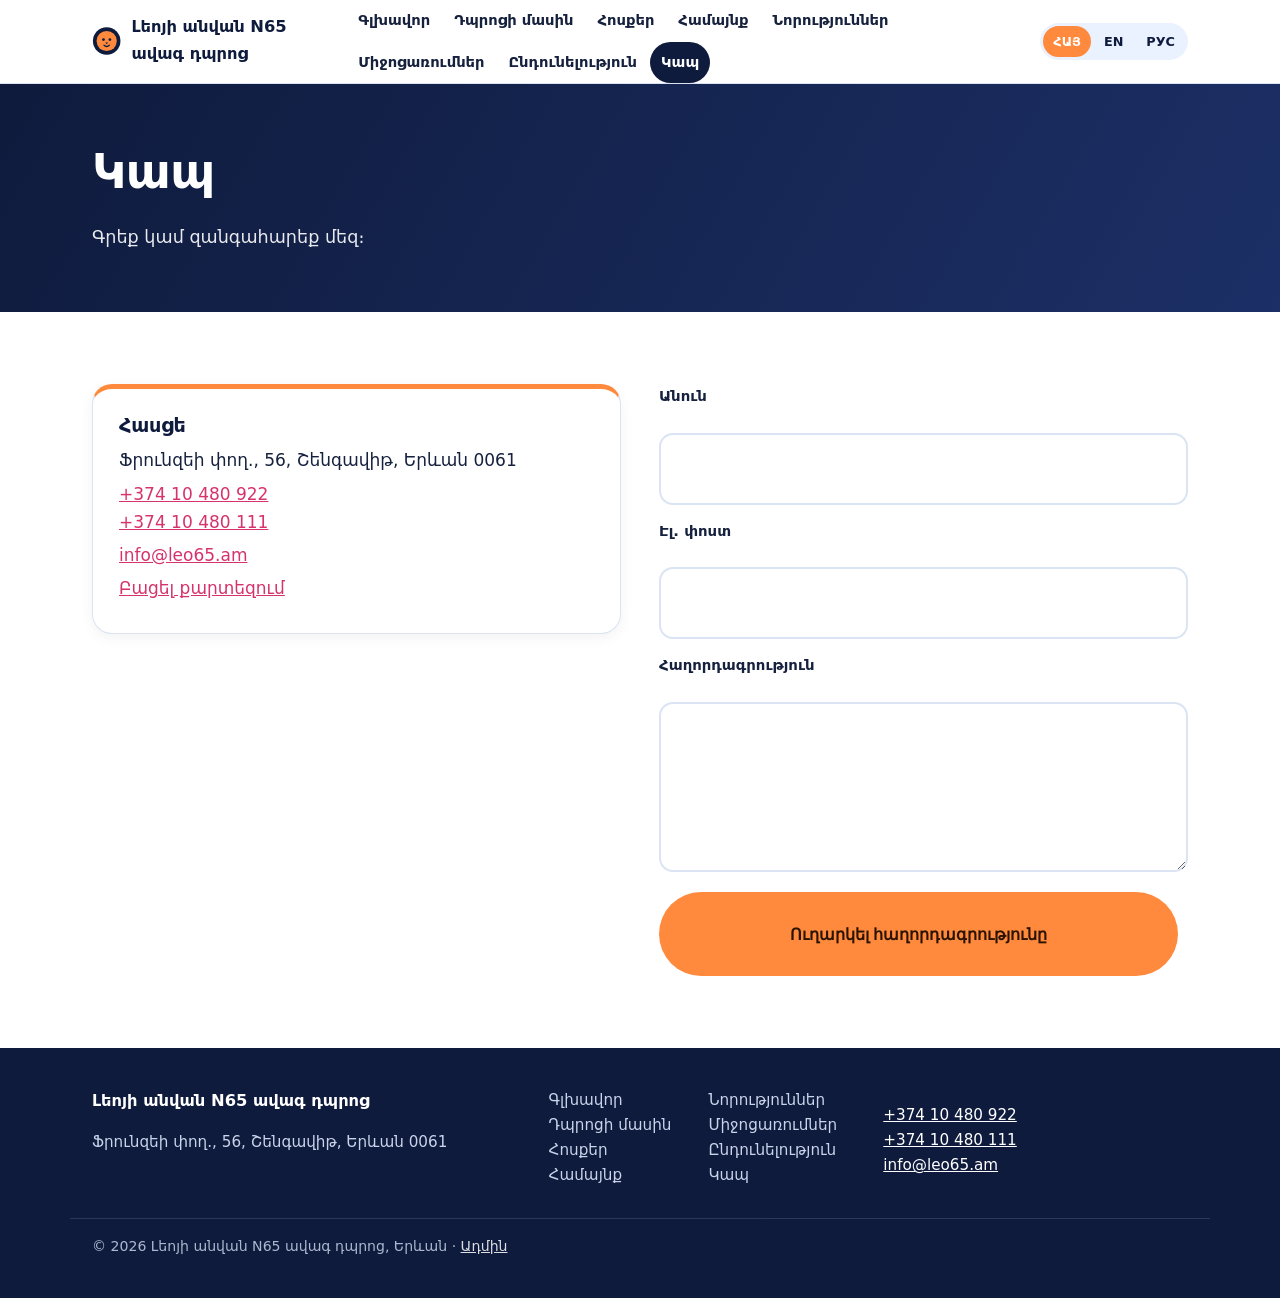
<file: contact.html>
<!DOCTYPE html>
<html lang="hy"><head><meta charset="utf-8"><meta name="viewport" content="width=device-width,initial-scale=1">
<title>Leo High School No. 65</title><meta name="description" content="Contact Leo High School No. 65: Frunze St. 56, Yerevan. +374 10 480922, info@leo65.am">
<meta property="og:title" content="Leo High School No. 65, Yerevan"><meta property="og:description" content="Contact Leo High School No. 65: Frunze St. 56, Yerevan. +374 10 480922, info@leo65.am"><meta property="og:type" content="website">
<link rel="icon" href="assets/favicon.svg" type="image/svg+xml"><link rel="stylesheet" href="css/style.css"></head>
<body data-t="c.t"><a href="#main" style="position:absolute;left:-999px">Skip to content</a>
<header><div class="wrap bar"><a class="brand" href="index.html"><svg viewBox="0 0 64 64" aria-hidden="true"><circle cx="32" cy="32" r="30" fill="#0f1b3d"/><circle cx="32" cy="32" r="22" fill="#ff8a3d"/><circle cx="25" cy="29" r="3" fill="#0f1b3d"/><circle cx="39" cy="29" r="3" fill="#0f1b3d"/><path d="M26 41q6 6 12 0" stroke="#0f1b3d" stroke-width="3" fill="none" stroke-linecap="round"/><path d="M29 35h6l-3 4z" fill="#0f1b3d"/></svg><span data-i="brand"></span></a>
<button id="burger" aria-label="Menu" aria-expanded="false">☰</button><nav aria-label="Main"><ul><li><a href="index.html" data-i="n.home"></a></li><li><a href="about.html" data-i="n.about"></a></li><li><a href="education.html" data-i="n.edu"></a></li><li><a href="community.html" data-i="n.com"></a></li><li><a href="news.html" data-i="n.news"></a></li><li><a href="events.html" data-i="n.events"></a></li><li><a href="admissions.html" data-i="n.adm"></a></li><li><a href="contact.html" class="on" aria-current="page" data-i="n.contact"></a></li></ul></nav>
<div class="lang"><button data-l="hy">ՀԱՅ</button><button data-l="en">EN</button><button data-l="ru">РУС</button></div></div></header><main id="main"><div class="page-h"><div class="wrap"><h1 data-i="c.t"></h1><p data-i="c.p"></p></div></div><section class=""><div class="wrap"><div class="two"><div><div class="card cinfo"><h3 data-i="c.a"></h3><p data-i="c.ad"></p><p><a href="tel:+37410480922">+374 10 480 922</a><br><a href="tel:+37410480111">+374 10 480 111</a></p><p><a href="mailto:info@leo65.am">info@leo65.am</a></p><p><a href="https://www.google.com/maps/search/?api=1&query=Frunze+56+Yerevan+Leo+School+65" target="_blank" rel="noopener" data-i="c.m"></a></p></div><div class="map"><iframe title="Map" loading="lazy" src="https://maps.google.com/maps?q=Frunze+56+Yerevan&output=embed"></iframe></div></div><form data-store="leo_msgs" novalidate><label><span data-i="f.nm"></span><input name="name" type="text"  required></label><label><span data-i="f.em"></span><input name="email" type="email"  required></label><label><span data-i="f.ms"></span><textarea name="message" rows="5" required></textarea></label><button class="btn" type="submit" data-i="f.sm"></button><div class="msg" role="status"></div></form></div></div></section></main><footer><div class="wrap fg"><div><a class="brand" style="color:#fff" href="index.html"><span data-i="brand"></span></a><p data-i="c.ad"></p></div><div><ul class="fl"><li><a href="index.html" data-i="n.home"></a></li><li><a href="about.html" data-i="n.about"></a></li><li><a href="education.html" data-i="n.edu"></a></li><li><a href="community.html" data-i="n.com"></a></li><li><a href="news.html" data-i="n.news"></a></li><li><a href="events.html" data-i="n.events"></a></li><li><a href="admissions.html" data-i="n.adm"></a></li><li><a href="contact.html" data-i="n.contact"></a></li></ul></div><div><p><a href="tel:+37410480922">+374 10 480 922</a><br><a href="tel:+37410480111">+374 10 480 111</a><br><a href="mailto:info@leo65.am">info@leo65.am</a></p></div></div><div class="wrap fb"><span data-i="ft"></span> · <a href="admin.html" data-i="adm"></a></div></footer><script src="js/app.js"></script></body></html>
</file>
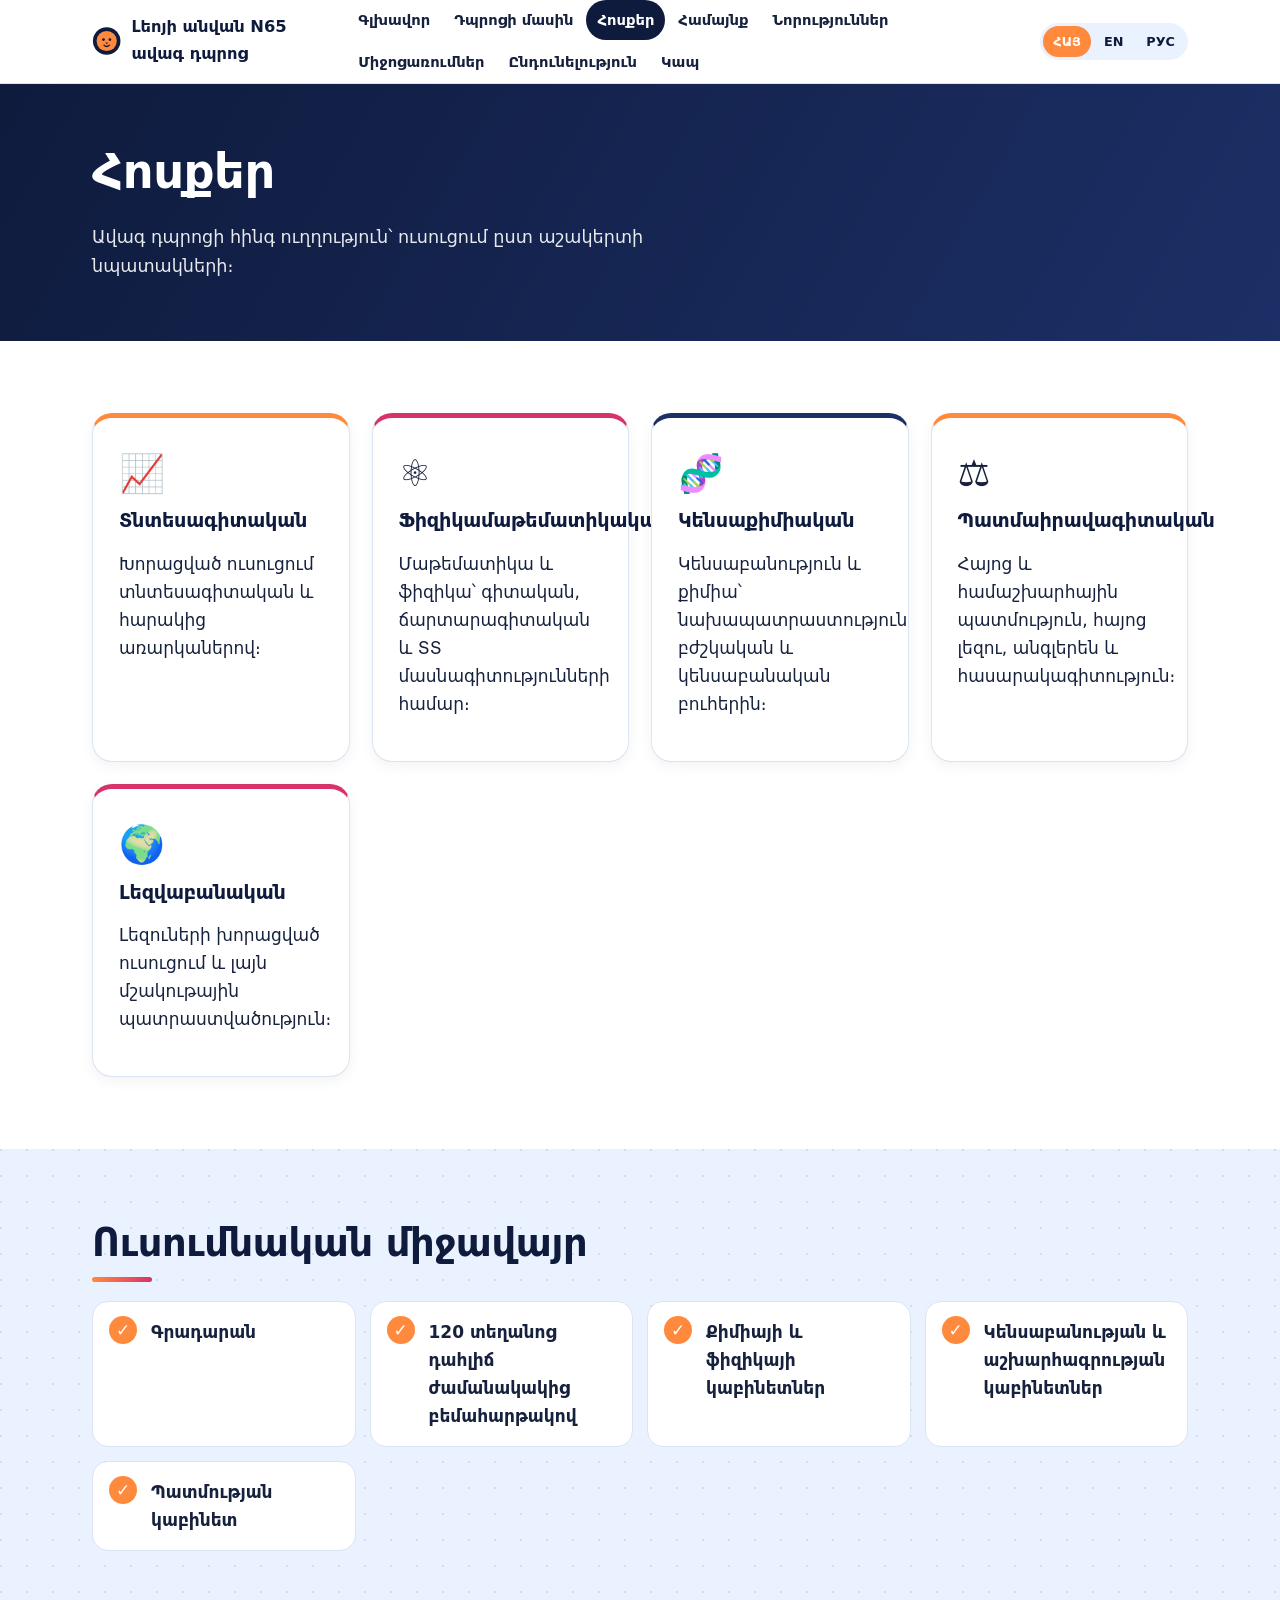
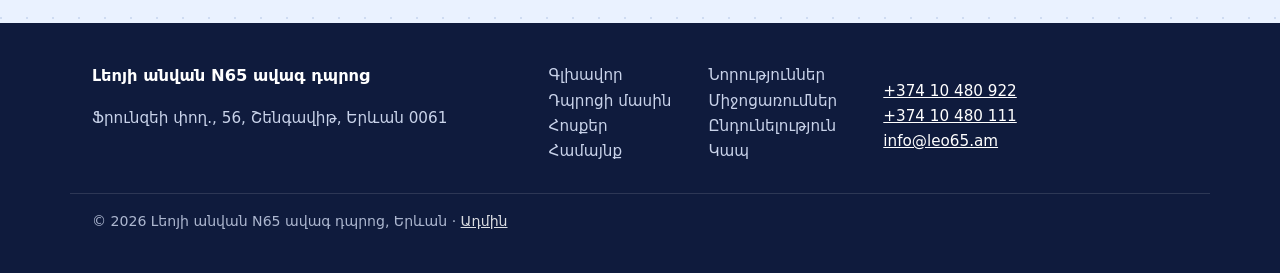
<file: education.html>
<!DOCTYPE html>
<html lang="hy"><head><meta charset="utf-8"><meta name="viewport" content="width=device-width,initial-scale=1">
<title>Leo High School No. 65</title><meta name="description" content="Five high-school streams at Leo High School No. 65: economics, physics-mathematics, biology-chemistry, history-law, linguistics.">
<meta property="og:title" content="Leo High School No. 65, Yerevan"><meta property="og:description" content="Five high-school streams at Leo High School No. 65: economics, physics-mathematics, biology-chemistry, history-law, linguistics."><meta property="og:type" content="website">
<link rel="icon" href="assets/favicon.svg" type="image/svg+xml"><link rel="stylesheet" href="css/style.css"></head>
<body data-t="e.t"><a href="#main" style="position:absolute;left:-999px">Skip to content</a>
<header><div class="wrap bar"><a class="brand" href="index.html"><svg viewBox="0 0 64 64" aria-hidden="true"><circle cx="32" cy="32" r="30" fill="#0f1b3d"/><circle cx="32" cy="32" r="22" fill="#ff8a3d"/><circle cx="25" cy="29" r="3" fill="#0f1b3d"/><circle cx="39" cy="29" r="3" fill="#0f1b3d"/><path d="M26 41q6 6 12 0" stroke="#0f1b3d" stroke-width="3" fill="none" stroke-linecap="round"/><path d="M29 35h6l-3 4z" fill="#0f1b3d"/></svg><span data-i="brand"></span></a>
<button id="burger" aria-label="Menu" aria-expanded="false">☰</button><nav aria-label="Main"><ul><li><a href="index.html" data-i="n.home"></a></li><li><a href="about.html" data-i="n.about"></a></li><li><a href="education.html" class="on" aria-current="page" data-i="n.edu"></a></li><li><a href="community.html" data-i="n.com"></a></li><li><a href="news.html" data-i="n.news"></a></li><li><a href="events.html" data-i="n.events"></a></li><li><a href="admissions.html" data-i="n.adm"></a></li><li><a href="contact.html" data-i="n.contact"></a></li></ul></nav>
<div class="lang"><button data-l="hy">ՀԱՅ</button><button data-l="en">EN</button><button data-l="ru">РУС</button></div></div></header><main id="main"><div class="page-h"><div class="wrap"><h1 data-i="e.t"></h1><p data-i="e.p"></p></div></div><section class=""><div class="wrap"><div class="grid"><div class="card sc rv"><i>📈</i><h3 data-i="s1"></h3><p data-i="s1p"></p></div><div class="card sc rv"><i>⚛️</i><h3 data-i="s2"></h3><p data-i="s2p"></p></div><div class="card sc rv"><i>🧬</i><h3 data-i="s3"></h3><p data-i="s3p"></p></div><div class="card sc rv"><i>⚖️</i><h3 data-i="s4"></h3><p data-i="s4p"></p></div><div class="card sc rv"><i>🌍</i><h3 data-i="s5"></h3><p data-i="s5p"></p></div></div></div></section><section class="alt"><div class="wrap"><h2 data-i="fac.t"></h2><ul class="fac"><li data-i="fc1"></li><li data-i="fc2"></li><li data-i="fc3"></li><li data-i="fc4"></li><li data-i="fc5"></li></ul></div></section></main><footer><div class="wrap fg"><div><a class="brand" style="color:#fff" href="index.html"><span data-i="brand"></span></a><p data-i="c.ad"></p></div><div><ul class="fl"><li><a href="index.html" data-i="n.home"></a></li><li><a href="about.html" data-i="n.about"></a></li><li><a href="education.html" data-i="n.edu"></a></li><li><a href="community.html" data-i="n.com"></a></li><li><a href="news.html" data-i="n.news"></a></li><li><a href="events.html" data-i="n.events"></a></li><li><a href="admissions.html" data-i="n.adm"></a></li><li><a href="contact.html" data-i="n.contact"></a></li></ul></div><div><p><a href="tel:+37410480922">+374 10 480 922</a><br><a href="tel:+37410480111">+374 10 480 111</a><br><a href="mailto:info@leo65.am">info@leo65.am</a></p></div></div><div class="wrap fb"><span data-i="ft"></span> · <a href="admin.html" data-i="adm"></a></div></footer><script src="js/app.js"></script></body></html>
</file>
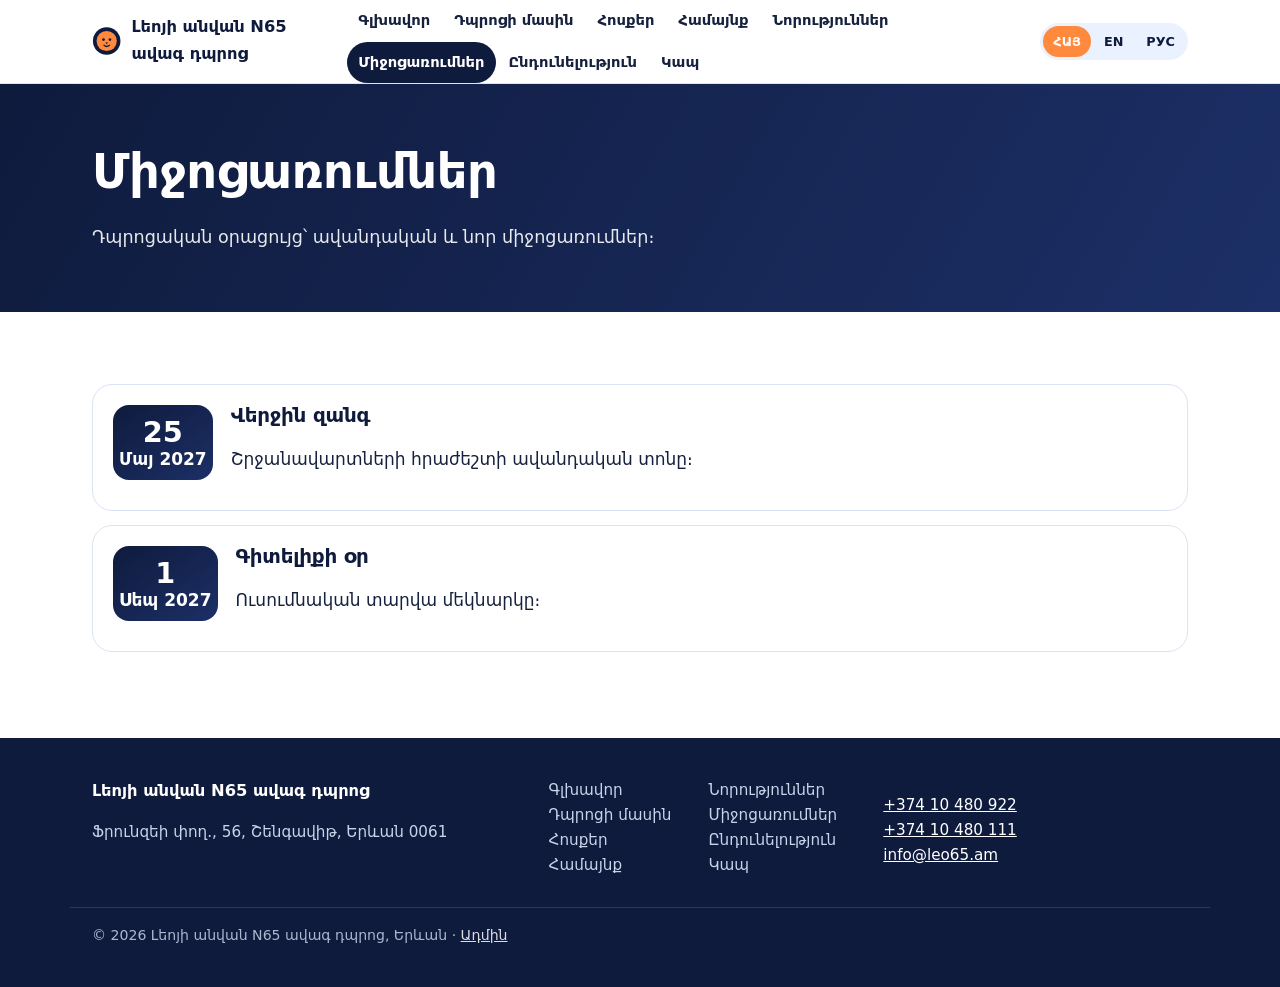
<file: events.html>
<!DOCTYPE html>
<html lang="hy"><head><meta charset="utf-8"><meta name="viewport" content="width=device-width,initial-scale=1">
<title>Leo High School No. 65</title><meta name="description" content="School calendar of Leo High School No. 65, Yerevan.">
<meta property="og:title" content="Leo High School No. 65, Yerevan"><meta property="og:description" content="School calendar of Leo High School No. 65, Yerevan."><meta property="og:type" content="website">
<link rel="icon" href="assets/favicon.svg" type="image/svg+xml"><link rel="stylesheet" href="css/style.css"></head>
<body data-t="ev.t"><a href="#main" style="position:absolute;left:-999px">Skip to content</a>
<header><div class="wrap bar"><a class="brand" href="index.html"><svg viewBox="0 0 64 64" aria-hidden="true"><circle cx="32" cy="32" r="30" fill="#0f1b3d"/><circle cx="32" cy="32" r="22" fill="#ff8a3d"/><circle cx="25" cy="29" r="3" fill="#0f1b3d"/><circle cx="39" cy="29" r="3" fill="#0f1b3d"/><path d="M26 41q6 6 12 0" stroke="#0f1b3d" stroke-width="3" fill="none" stroke-linecap="round"/><path d="M29 35h6l-3 4z" fill="#0f1b3d"/></svg><span data-i="brand"></span></a>
<button id="burger" aria-label="Menu" aria-expanded="false">☰</button><nav aria-label="Main"><ul><li><a href="index.html" data-i="n.home"></a></li><li><a href="about.html" data-i="n.about"></a></li><li><a href="education.html" data-i="n.edu"></a></li><li><a href="community.html" data-i="n.com"></a></li><li><a href="news.html" data-i="n.news"></a></li><li><a href="events.html" class="on" aria-current="page" data-i="n.events"></a></li><li><a href="admissions.html" data-i="n.adm"></a></li><li><a href="contact.html" data-i="n.contact"></a></li></ul></nav>
<div class="lang"><button data-l="hy">ՀԱՅ</button><button data-l="en">EN</button><button data-l="ru">РУС</button></div></div></header><main id="main"><div class="page-h"><div class="wrap"><h1 data-i="ev.t"></h1><p data-i="ev.p"></p></div></div><section class=""><div class="wrap"><div id="events"></div></div></section></main><footer><div class="wrap fg"><div><a class="brand" style="color:#fff" href="index.html"><span data-i="brand"></span></a><p data-i="c.ad"></p></div><div><ul class="fl"><li><a href="index.html" data-i="n.home"></a></li><li><a href="about.html" data-i="n.about"></a></li><li><a href="education.html" data-i="n.edu"></a></li><li><a href="community.html" data-i="n.com"></a></li><li><a href="news.html" data-i="n.news"></a></li><li><a href="events.html" data-i="n.events"></a></li><li><a href="admissions.html" data-i="n.adm"></a></li><li><a href="contact.html" data-i="n.contact"></a></li></ul></div><div><p><a href="tel:+37410480922">+374 10 480 922</a><br><a href="tel:+37410480111">+374 10 480 111</a><br><a href="mailto:info@leo65.am">info@leo65.am</a></p></div></div><div class="wrap fb"><span data-i="ft"></span> · <a href="admin.html" data-i="adm"></a></div></footer><script src="js/app.js"></script></body></html>
</file>
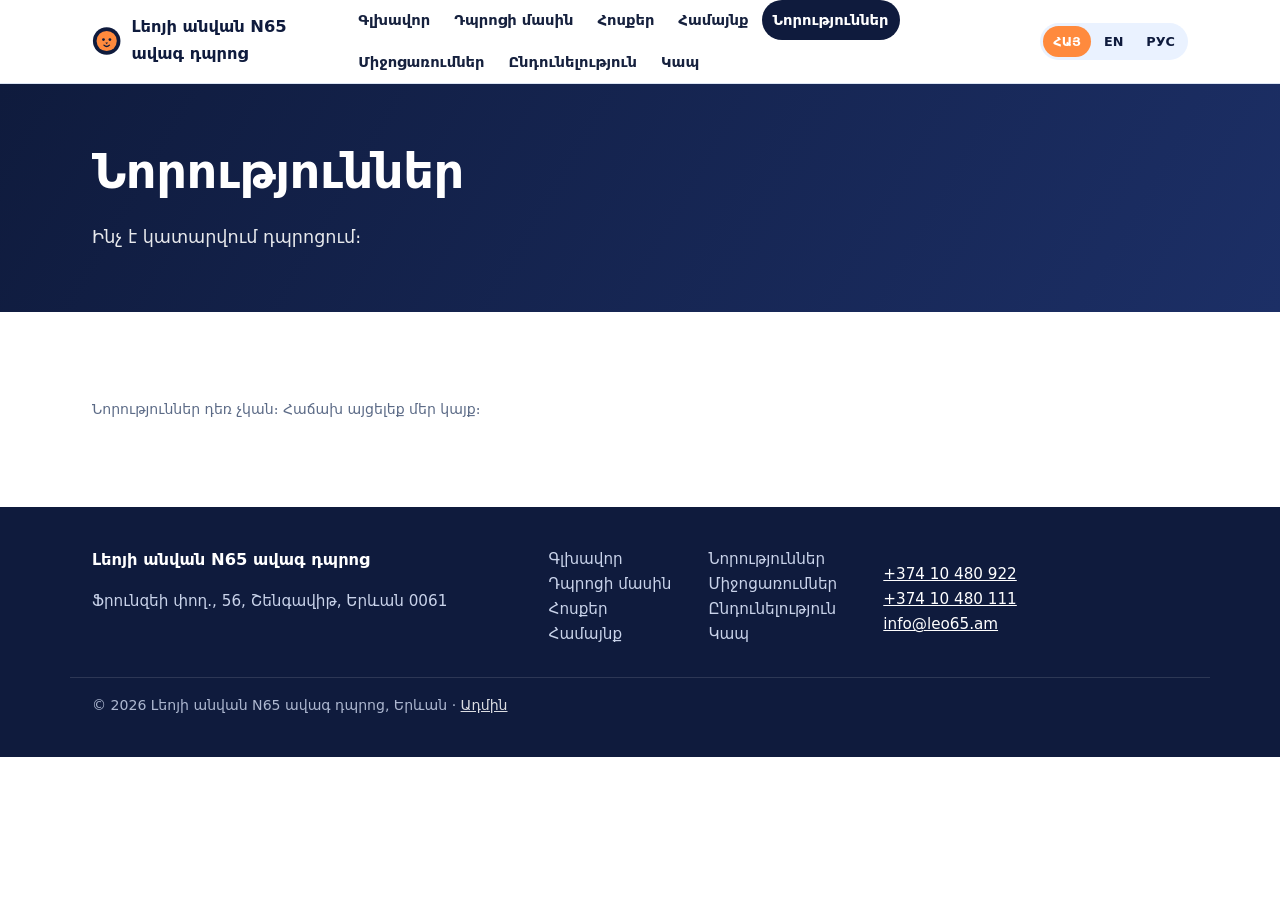
<file: news.html>
<!DOCTYPE html>
<html lang="hy"><head><meta charset="utf-8"><meta name="viewport" content="width=device-width,initial-scale=1">
<title>Leo High School No. 65</title><meta name="description" content="News from Leo High School No. 65, Yerevan.">
<meta property="og:title" content="Leo High School No. 65, Yerevan"><meta property="og:description" content="News from Leo High School No. 65, Yerevan."><meta property="og:type" content="website">
<link rel="icon" href="assets/favicon.svg" type="image/svg+xml"><link rel="stylesheet" href="css/style.css"></head>
<body data-t="nw.t"><a href="#main" style="position:absolute;left:-999px">Skip to content</a>
<header><div class="wrap bar"><a class="brand" href="index.html"><svg viewBox="0 0 64 64" aria-hidden="true"><circle cx="32" cy="32" r="30" fill="#0f1b3d"/><circle cx="32" cy="32" r="22" fill="#ff8a3d"/><circle cx="25" cy="29" r="3" fill="#0f1b3d"/><circle cx="39" cy="29" r="3" fill="#0f1b3d"/><path d="M26 41q6 6 12 0" stroke="#0f1b3d" stroke-width="3" fill="none" stroke-linecap="round"/><path d="M29 35h6l-3 4z" fill="#0f1b3d"/></svg><span data-i="brand"></span></a>
<button id="burger" aria-label="Menu" aria-expanded="false">☰</button><nav aria-label="Main"><ul><li><a href="index.html" data-i="n.home"></a></li><li><a href="about.html" data-i="n.about"></a></li><li><a href="education.html" data-i="n.edu"></a></li><li><a href="community.html" data-i="n.com"></a></li><li><a href="news.html" class="on" aria-current="page" data-i="n.news"></a></li><li><a href="events.html" data-i="n.events"></a></li><li><a href="admissions.html" data-i="n.adm"></a></li><li><a href="contact.html" data-i="n.contact"></a></li></ul></nav>
<div class="lang"><button data-l="hy">ՀԱՅ</button><button data-l="en">EN</button><button data-l="ru">РУС</button></div></div></header><main id="main"><div class="page-h"><div class="wrap"><h1 data-i="nw.t"></h1><p data-i="nw.p"></p></div></div><section class=""><div class="wrap"><div class="grid" id="news"></div></div></section></main><footer><div class="wrap fg"><div><a class="brand" style="color:#fff" href="index.html"><span data-i="brand"></span></a><p data-i="c.ad"></p></div><div><ul class="fl"><li><a href="index.html" data-i="n.home"></a></li><li><a href="about.html" data-i="n.about"></a></li><li><a href="education.html" data-i="n.edu"></a></li><li><a href="community.html" data-i="n.com"></a></li><li><a href="news.html" data-i="n.news"></a></li><li><a href="events.html" data-i="n.events"></a></li><li><a href="admissions.html" data-i="n.adm"></a></li><li><a href="contact.html" data-i="n.contact"></a></li></ul></div><div><p><a href="tel:+37410480922">+374 10 480 922</a><br><a href="tel:+37410480111">+374 10 480 111</a><br><a href="mailto:info@leo65.am">info@leo65.am</a></p></div></div><div class="wrap fb"><span data-i="ft"></span> · <a href="admin.html" data-i="adm"></a></div></footer><script src="js/app.js"></script></body></html>
</file>
<file: css/style.css>
:root{--navy:#0f1b3d;--navy2:#1c2f66;--apr:#ff8a3d;--pom:#d6336c;--sky:#eaf2ff;--ink:#16213e;--line:#dbe4f3;--r:20px}
*{box-sizing:border-box}html{scroll-behavior:smooth}
body{margin:0;font:17px/1.65 "Segoe UI","Noto Sans Armenian",system-ui,sans-serif;color:var(--ink);background:#fff}
h1,h2,h3{font-weight:800;line-height:1.15;margin:0 0 .5em;color:var(--navy);letter-spacing:-.01em}
h1{font-size:clamp(2.2rem,5.5vw,4rem)}h2{font-size:clamp(1.6rem,3.2vw,2.4rem)}
a{color:var(--pom)}img{max-width:100%}
:focus-visible{outline:3px solid var(--apr);outline-offset:2px}
[hidden]{display:none!important}
.wrap{max-width:1140px;margin:auto;padding:0 22px}
section{padding:72px 0}.alt{background:var(--sky)}
header{position:sticky;top:0;z-index:50;background:rgba(255,255,255,.88);backdrop-filter:blur(12px);border-bottom:1px solid var(--line)}
.bar{display:flex;align-items:center;justify-content:space-between;gap:12px;min-height:70px}
.brand{display:flex;align-items:center;gap:10px;text-decoration:none;font-weight:800;color:var(--navy);font-size:1.02rem}.brand svg{width:40px;height:40px}
nav ul{display:flex;gap:2px;list-style:none;margin:0;padding:0;flex-wrap:wrap}
nav a{display:block;padding:8px 11px;border-radius:99px;text-decoration:none;color:var(--ink);font-size:.92rem;font-weight:600}
nav a:hover{background:var(--sky)}nav a.on{background:var(--navy);color:#fff}
.lang{display:flex;gap:3px;background:var(--sky);padding:3px;border-radius:99px}.lang button{border:0;background:none;border-radius:99px;padding:5px 10px;cursor:pointer;font:inherit;font-size:.8rem;font-weight:700;color:var(--navy)}
.lang button.on{background:var(--apr);color:#fff}
#burger{display:none;border:0;background:var(--sky);border-radius:12px;padding:6px 12px;font-size:1.3rem;cursor:pointer}
@media(max-width:1040px){#burger{display:block}nav{position:absolute;left:0;right:0;top:100%;background:#fff;border-bottom:1px solid var(--line);display:none;padding:12px 22px}nav.open{display:block}nav ul{flex-direction:column}}
.hero{background:linear-gradient(180deg,#0f1b3d 0%,#4a2a73 55%,#e0617a 88%,#ff8a3d 125%);color:#fff;padding:90px 0 0;position:relative;overflow:hidden}
.hg{display:grid;grid-template-columns:1.3fr .8fr;gap:40px;align-items:center;padding-bottom:150px;position:relative;z-index:2}
@media(max-width:860px){.hg{grid-template-columns:1fr;padding-bottom:130px}}
.hero h1{color:#fff;animation:rise .9s both}.hero p{max-width:50ch;font-size:1.18rem;opacity:.93;animation:rise .9s .15s both}.btns{animation:rise .9s .3s both}
@keyframes rise{from{opacity:0;transform:translateY(24px)}to{opacity:1;transform:none}}
.mt{position:absolute;left:0;bottom:-1px;width:100%;height:210px;z-index:1}
.sun{animation:sun 6s ease-in-out infinite alternate}@keyframes sun{to{transform:translateY(-14px)}}
.cloud{animation:drift 40s linear infinite}@keyframes drift{from{transform:translateX(-200px)}to{transform:translateX(1700px)}}
.btn{display:inline-block;background:var(--apr);color:#2a1300;padding:13px 26px;border-radius:99px;font-weight:800;text-decoration:none;border:0;cursor:pointer;font-size:1rem;margin:6px 10px 0 0;transition:transform .2s,box-shadow .2s}
.btn:hover{transform:translateY(-2px);box-shadow:0 8px 20px rgba(255,138,61,.45)}
.btn.ghost{background:rgba(255,255,255,.12);color:#fff;border:2px solid rgba(255,255,255,.7)}
.glass{background:rgba(255,255,255,.14);border:1px solid rgba(255,255,255,.35);backdrop-filter:blur(10px);border-radius:var(--r);padding:24px;animation:rise 1s .4s both}
.glass h3{color:#fff;font-size:1.3rem}.glass small{opacity:.85}.glass a{color:#fff;font-weight:700}
.cdn{display:flex;gap:10px;margin:14px 0}.cdn div{background:rgba(255,255,255,.18);border-radius:14px;padding:8px 6px;text-align:center;flex:1}.cdn b{display:block;font-size:1.9rem;line-height:1.1}.cdn span{font-size:.75rem;opacity:.85}
.tick{background:var(--navy);color:#fff;overflow:hidden;white-space:nowrap;padding:12px 0}
.track{display:inline-block;animation:tk 45s linear infinite}.track span{margin:0 28px;font-weight:600}.tick:hover .track{animation-play-state:paused}
@keyframes tk{to{transform:translateX(-50%)}}
.page-h{background:linear-gradient(120deg,var(--navy),var(--navy2));color:#fff;padding:60px 0}.page-h h1{color:#fff;font-size:clamp(2rem,4.5vw,3rem)}.page-h p{margin:0;max-width:60ch;opacity:.9;font-size:1.1rem}
.sh{text-align:center;max-width:640px;margin:0 auto 38px}
.grid{display:grid;gap:22px;grid-template-columns:repeat(auto-fit,minmax(250px,1fr))}
.card{border:1px solid var(--line);border-radius:var(--r);padding:26px;background:#fff;border-top:5px solid var(--apr);transition:transform .25s,box-shadow .25s}
.card:nth-child(3n+2){border-top-color:var(--pom)}.card:nth-child(3n){border-top-color:var(--navy2)}
.card:hover{transform:translateY(-5px);box-shadow:0 14px 30px rgba(15,27,61,.12)}
.card h3{font-size:1.2rem}.meta{color:#5b6a86;font-size:.88rem}
.tag{display:inline-block;background:#fff;border:1px solid var(--line);border-radius:99px;padding:4px 14px;margin:4px;font-size:.9rem}
.tb{display:flex;gap:8px;justify-content:center;flex-wrap:wrap;margin-bottom:24px}.tb button{border:2px solid var(--navy);background:#fff;color:var(--navy);border-radius:99px;padding:10px 20px;font:inherit;font-weight:700;cursor:pointer}
.tb button.on{background:var(--navy);color:#fff}
#tabp{background:#fff;border-radius:var(--r);padding:30px;text-align:center;max-width:760px;margin:auto;box-shadow:0 10px 30px rgba(15,27,61,.08)}
.clubs{display:grid;gap:16px;grid-template-columns:repeat(auto-fit,minmax(150px,1fr))}
.club{background:linear-gradient(145deg,var(--navy),var(--navy2));color:#fff;border-radius:var(--r);padding:26px 12px;text-align:center;font-weight:700;transition:transform .25s}
.club:nth-child(even){background:linear-gradient(145deg,var(--pom),#9c2a6b)}.club:hover{transform:rotate(-3deg) scale(1.06)}
.club i{display:block;font-style:normal;font-size:2.4rem;margin-bottom:6px}
.gp{display:grid;gap:12px;grid-template-columns:repeat(4,1fr)}@media(max-width:700px){.gp{grid-template-columns:repeat(2,1fr)}}
.gp img{width:100%;border-radius:var(--r);display:block;transition:transform .3s}.gp a:hover img{transform:scale(1.04)}
.cta{background:linear-gradient(120deg,var(--pom),var(--apr));color:#fff;text-align:center;padding:64px 0}.cta h2{color:#fff}.cta .btn{background:#fff;color:var(--navy)}
.av{width:84px;height:84px;border-radius:50%;background:linear-gradient(135deg,var(--navy),var(--pom));color:#fff;display:grid;place-items:center;font:800 1.8rem system-ui;margin-bottom:12px}
.ev{display:flex;gap:18px;align-items:flex-start;border:1px solid var(--line);border-radius:var(--r);padding:20px;margin-bottom:14px;transition:box-shadow .25s}.ev:hover{box-shadow:0 10px 24px rgba(15,27,61,.1)}
.date{min-width:78px;text-align:center;background:linear-gradient(145deg,var(--navy),var(--navy2));color:#fff;border-radius:16px;padding:10px 6px;font-weight:700;line-height:1.2}.date b{display:block;font-size:1.8rem}
.gal{display:grid;gap:14px;grid-template-columns:repeat(auto-fill,minmax(230px,1fr))}
.gal button{padding:0;border:0;border-radius:var(--r);overflow:hidden;cursor:zoom-in;aspect-ratio:4/3;background:none}
.gal img{width:100%;height:100%;object-fit:cover;transition:transform .35s}.gal button:hover img{transform:scale(1.08)}
#lb{position:fixed;inset:0;background:rgba(10,14,30,.93);display:none;align-items:center;justify-content:center;z-index:99;flex-direction:column;gap:12px}
#lb.open{display:flex}#lb img{max-width:90vw;max-height:74vh;border-radius:14px}
#lb button{background:#fff;border:0;border-radius:99px;padding:9px 18px;font-size:1rem;cursor:pointer;font-weight:700}
form{display:grid;gap:14px;max-width:620px}label{font-weight:700;font-size:.93rem;display:grid;gap:5px}
input,select,textarea{font:inherit;padding:12px 14px;border:2px solid var(--line);border-radius:14px;width:100%}input:focus,select:focus,textarea:focus{border-color:var(--apr);outline:0}
.msg{padding:12px 16px;border-radius:14px;display:none}.msg.ok{background:#e4f6ea;color:#14532d;display:block}.msg.err{background:#fde8e8;color:#8a1c1c;display:block}
ol.steps{padding-left:22px;font-size:1.05rem}ol.steps li{margin-bottom:12px}
.two{display:grid;gap:38px;grid-template-columns:1fr 1fr}@media(max-width:800px){.two{grid-template-columns:1fr}}
footer{background:var(--navy);color:#c9d3ea;padding:40px 0;font-size:.95rem}footer a{color:#fff}
.rv{opacity:0;transform:translateY(20px);transition:opacity .6s,transform .6s}.rv.in{opacity:1;transform:none}
table{width:100%;border-collapse:collapse;font-size:.92rem}th,td{border-bottom:1px solid var(--line);padding:8px;text-align:left}
.tools{display:flex;gap:8px;flex-wrap:wrap;margin:12px 0}.tools .btn{margin:0;font-size:.9rem;padding:9px 16px}
@media(prefers-reduced-motion:reduce){*{animation:none!important;transition:none!important}.rv{opacity:1;transform:none}}
.stats{background:var(--navy);color:#fff;padding:44px 0}.stats .grid{grid-template-columns:repeat(auto-fit,minmax(170px,1fr));text-align:center}
.stat b{display:block;font-size:clamp(2.4rem,5vw,3.6rem);color:var(--apr);line-height:1}.stat span{opacity:.85}
.tl{position:relative;max-width:760px;margin:auto;padding-left:34px;border-left:3px solid var(--apr)}.tl>div{position:relative;margin-bottom:28px}
.tl>div:before{content:"";position:absolute;left:-45px;top:8px;width:16px;height:16px;border-radius:50%;background:var(--pom);border:3px solid #fff;box-shadow:0 0 0 2px var(--apr)}
.tl b{display:block;color:var(--pom);font-size:1.5rem;font-weight:800}
.leo{background:linear-gradient(120deg,var(--navy),var(--navy2));color:#fff;text-align:center}.leo h2{color:#fff}.leo p{max-width:62ch;margin:0 auto;font-size:1.2rem;opacity:.93}
.sc i{display:block;font-style:normal;font-size:2.3rem;margin-bottom:6px}
.fac{list-style:none;padding:0;margin:0;display:grid;gap:14px;grid-template-columns:repeat(auto-fit,minmax(260px,1fr))}
.fac li{background:#fff;border:1px solid var(--line);border-radius:16px;padding:16px 18px 16px 58px;position:relative;font-weight:600}
.fac li:before{content:"✓";position:absolute;left:16px;top:14px;color:#fff;background:var(--apr);width:28px;height:28px;border-radius:50%;display:grid;place-items:center;font-weight:800}
.dl .row{display:flex;justify-content:space-between;gap:12px;border-bottom:1px solid var(--line);padding:14px 4px;flex-wrap:wrap;font-size:1.05rem}.dl .row b{color:var(--pom)}
.map iframe{width:100%;height:320px;border:0;border-radius:var(--r);margin-top:14px}
.gal button{position:relative}.cap{position:absolute;left:0;right:0;bottom:0;padding:26px 12px 10px;color:#fff;font-weight:700;background:linear-gradient(transparent,rgba(15,27,61,.85));text-align:left}
#lbcap{color:#fff;font-weight:700}
.cinfo p{margin:.3em 0}
h2:after{content:"";display:block;width:60px;height:5px;border-radius:9px;background:linear-gradient(90deg,var(--apr),var(--pom));margin-top:12px}
.sh h2:after,.leo h2:after,.cta h2:after{margin-left:auto;margin-right:auto}.page-h h1:after{display:none}
.alt{background:radial-gradient(circle at 1px 1px,#cfdcf2 1.2px,transparent 1.4px) 0 0/26px 26px,var(--sky)}
.hero:before{content:"";position:absolute;width:520px;height:520px;border-radius:50%;left:-160px;top:-200px;background:radial-gradient(circle,rgba(255,138,61,.35),transparent 65%)}
.card{box-shadow:0 4px 14px rgba(15,27,61,.05)}
.fg{display:grid;gap:30px;grid-template-columns:1.4fr 1fr 1fr;padding-bottom:24px}@media(max-width:800px){.fg{grid-template-columns:1fr}}
.fl{list-style:none;margin:0;padding:0;columns:2}.fl a{text-decoration:none;color:#c9d3ea}.fl a:hover{color:#fff}
.fb{border-top:1px solid rgba(255,255,255,.15);padding-top:16px;font-size:.88rem;opacity:.85}footer a{color:#fff}
</file>
